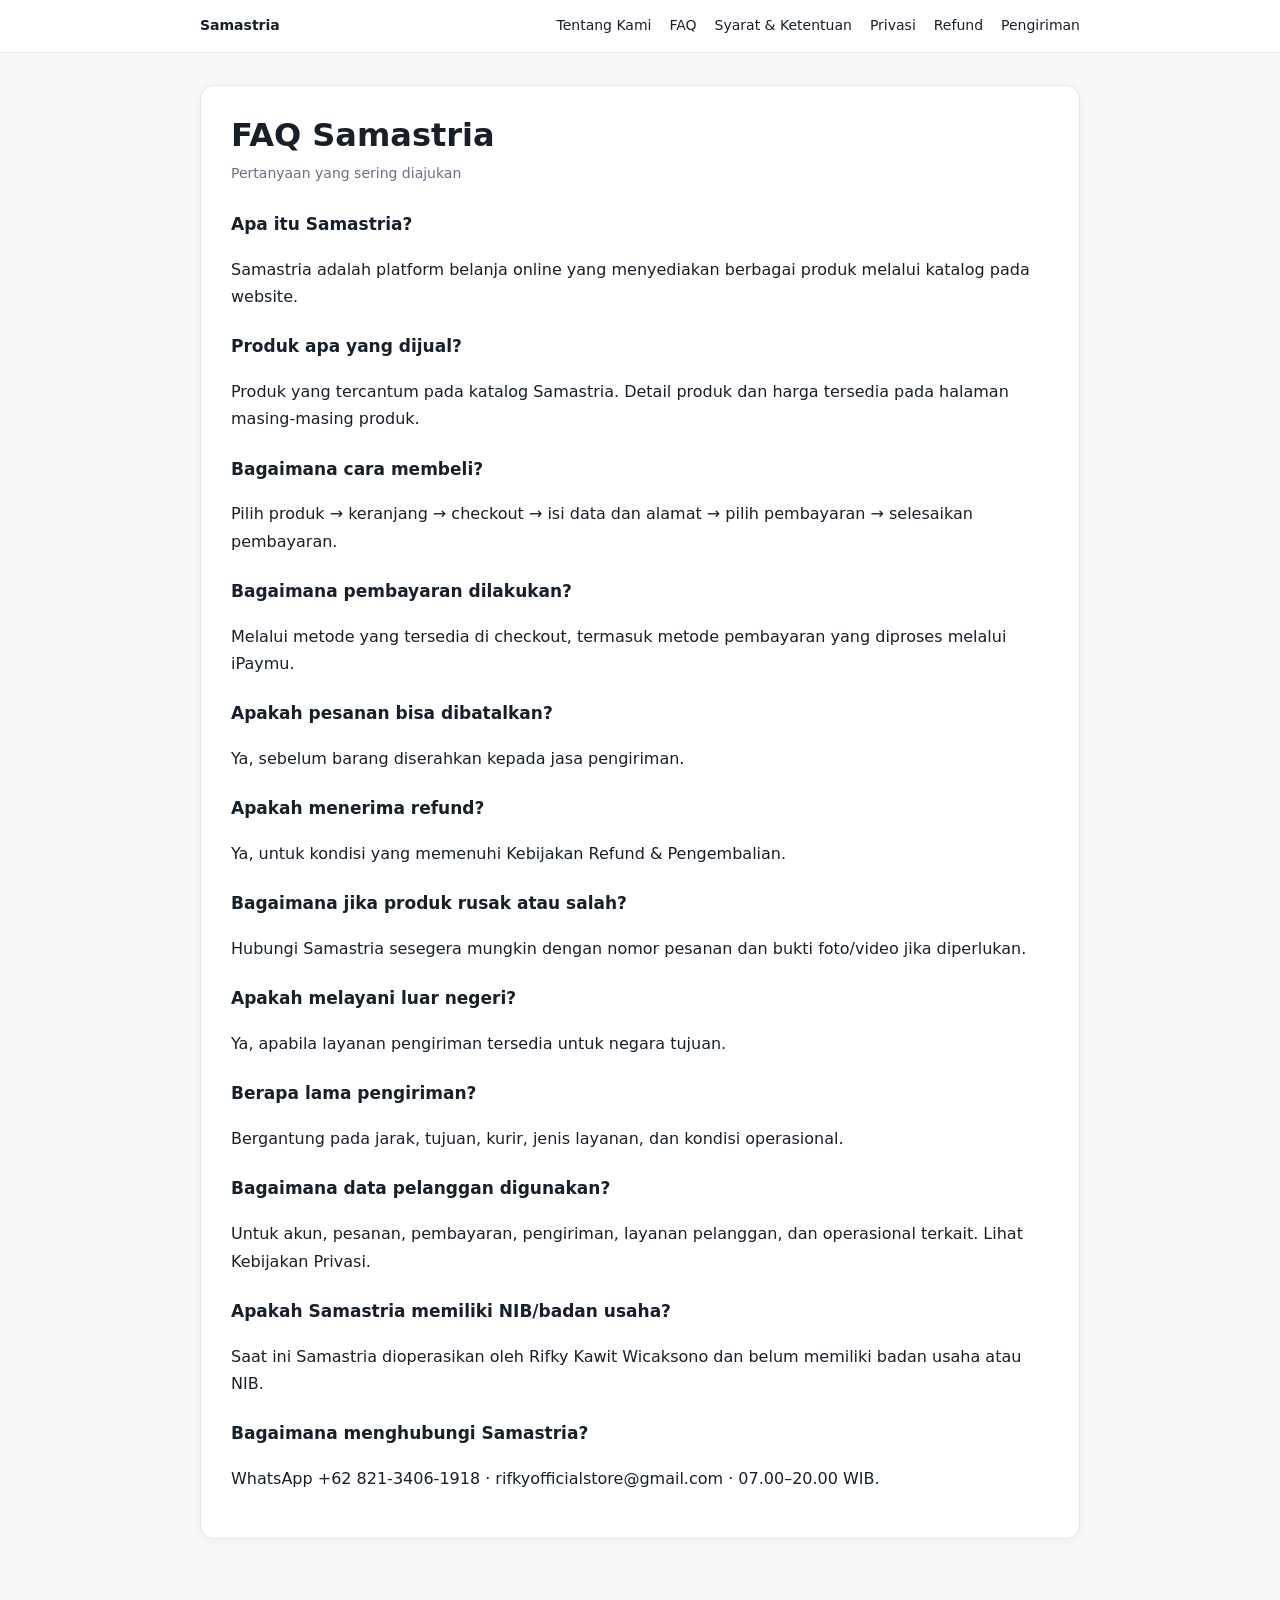
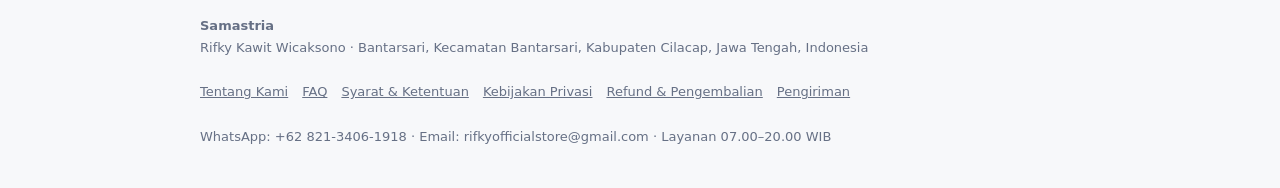
<file: faq.html>
<!doctype html><html lang="id"><head><meta charset="utf-8"><meta name="viewport" content="width=device-width,initial-scale=1"><title>FAQ | Samastria</title><meta name="description" content="FAQ Samastria. Informasi resmi mengenai layanan, transaksi, pengiriman, privasi, dan kebijakan Samastria."><link rel="stylesheet" href="style.css"></head><body><nav class="nav"><div class="navin">
<a class="brand" href="index.html">Samastria</a>
<a href="tentang-kami.html">Tentang Kami</a><a href="faq.html">FAQ</a>
<a href="syarat-ketentuan.html">Syarat & Ketentuan</a><a href="privasi.html">Privasi</a>
<a href="refund.html">Refund</a><a href="pengiriman.html">Pengiriman</a>
</div></nav><main class="container"><article class="card">
<h1>FAQ Samastria</h1><div class="meta">Pertanyaan yang sering diajukan</div>
<h3>Apa itu Samastria?</h3><p>Samastria adalah platform belanja online yang menyediakan berbagai produk melalui katalog pada website.</p>
<h3>Produk apa yang dijual?</h3><p>Produk yang tercantum pada katalog Samastria. Detail produk dan harga tersedia pada halaman masing-masing produk.</p>
<h3>Bagaimana cara membeli?</h3><p>Pilih produk → keranjang → checkout → isi data dan alamat → pilih pembayaran → selesaikan pembayaran.</p>
<h3>Bagaimana pembayaran dilakukan?</h3><p>Melalui metode yang tersedia di checkout, termasuk metode pembayaran yang diproses melalui iPaymu.</p>
<h3>Apakah pesanan bisa dibatalkan?</h3><p>Ya, sebelum barang diserahkan kepada jasa pengiriman.</p>
<h3>Apakah menerima refund?</h3><p>Ya, untuk kondisi yang memenuhi Kebijakan Refund & Pengembalian.</p>
<h3>Bagaimana jika produk rusak atau salah?</h3><p>Hubungi Samastria sesegera mungkin dengan nomor pesanan dan bukti foto/video jika diperlukan.</p>
<h3>Apakah melayani luar negeri?</h3><p>Ya, apabila layanan pengiriman tersedia untuk negara tujuan.</p>
<h3>Berapa lama pengiriman?</h3><p>Bergantung pada jarak, tujuan, kurir, jenis layanan, dan kondisi operasional.</p>
<h3>Bagaimana data pelanggan digunakan?</h3><p>Untuk akun, pesanan, pembayaran, pengiriman, layanan pelanggan, dan operasional terkait. Lihat Kebijakan Privasi.</p>
<h3>Apakah Samastria memiliki NIB/badan usaha?</h3><p>Saat ini Samastria dioperasikan oleh Rifky Kawit Wicaksono dan belum memiliki badan usaha atau NIB.</p>
<h3>Bagaimana menghubungi Samastria?</h3><p>WhatsApp +62 821-3406-1918 · rifkyofficialstore@gmail.com · 07.00–20.00 WIB.</p>
</article></main><footer>
<strong>Samastria</strong><br>Rifky Kawit Wicaksono · Bantarsari, Kecamatan Bantarsari, Kabupaten Cilacap, Jawa Tengah, Indonesia<br><br>
<a href="tentang-kami.html">Tentang Kami</a><a href="faq.html">FAQ</a><a href="syarat-ketentuan.html">Syarat & Ketentuan</a><a href="privasi.html">Kebijakan Privasi</a><a href="refund.html">Refund & Pengembalian</a><a href="pengiriman.html">Pengiriman</a>
<br><br>WhatsApp: +62 821-3406-1918 · Email: rifkyofficialstore@gmail.com · Layanan 07.00–20.00 WIB
</footer></body></html>
</file>
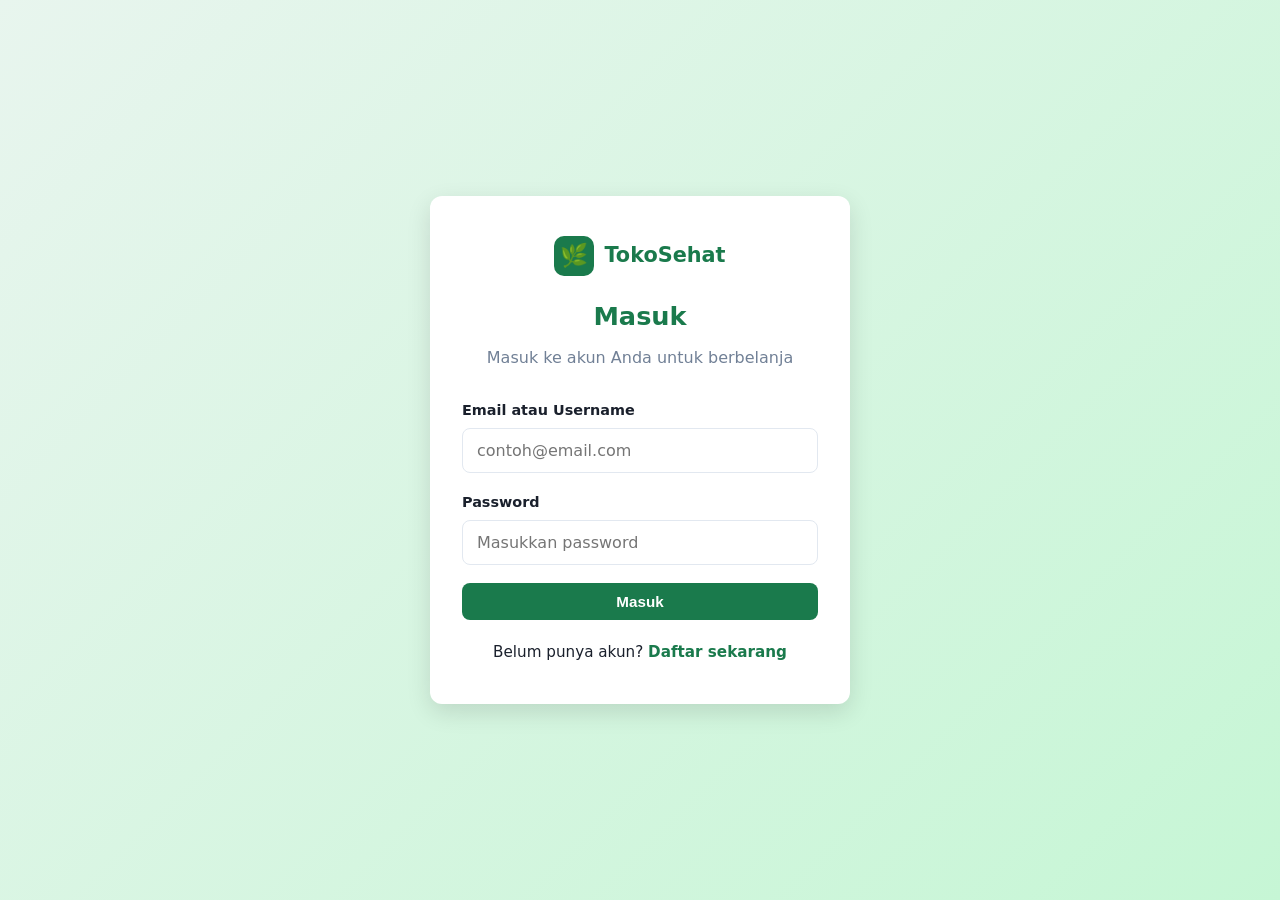
<file: index[1].html>
<!DOCTYPE html>
<html lang="id">
<head>
  <meta charset="UTF-8">
  <meta name="viewport" content="width=device-width, initial-scale=1.0">
  <title>Katalog Produk - Toko Pertanian & Kesehatan</title>
  <style>
    /* ============================================
       RESET & VARIABEL DASAR
       ============================================ */
    * {
      margin: 0;
      padding: 0;
      box-sizing: border-box;
    }

    :root {
      --primary: #1a7a4c;       /* Hijau pertanian */
      --primary-dark: #145c39;
      --primary-light: #e8f5ee;
      --secondary: #2b6cb0;     /* Biru aksen */
      --accent: #f6ad55;        /* Oranye lembut */
      --text: #1a202c;
      --text-light: #718096;
      --bg: #f7fafc;
      --white: #ffffff;
      --border: #e2e8f0;
      --danger: #e53e3e;
      --success: #38a169;
      --shadow: 0 4px 12px rgba(0,0,0,0.08);
      --shadow-hover: 0 8px 24px rgba(0,0,0,0.12);
      --radius: 12px;
      --transition: all 0.25s ease;
    }

    body {
      font-family: 'Segoe UI', system-ui, -apple-system, sans-serif;
      background: var(--bg);
      color: var(--text);
      line-height: 1.6;
      min-height: 100vh;
    }

    /* ============================================
       UTILITAS UMUM
       ============================================ */
    .container {
      max-width: 1200px;
      margin: 0 auto;
      padding: 0 16px;
    }

    .btn {
      display: inline-flex;
      align-items: center;
      justify-content: center;
      gap: 8px;
      padding: 10px 20px;
      border: none;
      border-radius: 8px;
      font-size: 0.95rem;
      font-weight: 600;
      cursor: pointer;
      transition: var(--transition);
      text-decoration: none;
    }

    .btn-primary {
      background: var(--primary);
      color: white;
    }
    .btn-primary:hover {
      background: var(--primary-dark);
      transform: translateY(-1px);
    }

    .btn-secondary {
      background: var(--secondary);
      color: white;
    }
    .btn-secondary:hover {
      background: #2c5282;
    }

    .btn-outline {
      background: transparent;
      border: 2px solid var(--primary);
      color: var(--primary);
    }
    .btn-outline:hover {
      background: var(--primary);
      color: white;
    }

    .btn-danger {
      background: var(--danger);
      color: white;
    }

    .btn-sm {
      padding: 6px 12px;
      font-size: 0.85rem;
    }

    .btn-block {
      width: 100%;
    }

    .hidden {
      display: none !important;
    }

    /* ============================================
       HEADER & NAVIGASI
       ============================================ */
    .header {
      background: var(--white);
      box-shadow: var(--shadow);
      position: sticky;
      top: 0;
      z-index: 1000;
    }

    .header-inner {
      display: flex;
      align-items: center;
      justify-content: space-between;
      padding: 12px 0;
      gap: 16px;
    }

    .logo {
      display: flex;
      align-items: center;
      gap: 10px;
      font-size: 1.3rem;
      font-weight: 700;
      color: var(--primary);
      text-decoration: none;
    }

    .logo-icon {
      width: 40px;
      height: 40px;
      background: var(--primary);
      color: white;
      border-radius: 10px;
      display: flex;
      align-items: center;
      justify-content: center;
      font-size: 1.4rem;
    }

    .nav-menu {
      display: flex;
      align-items: center;
      gap: 8px;
      list-style: none;
    }

    .nav-menu a, .nav-menu button {
      padding: 8px 14px;
      border-radius: 8px;
      color: var(--text);
      text-decoration: none;
      font-weight: 500;
      background: none;
      border: none;
      cursor: pointer;
      font-size: 0.95rem;
      transition: var(--transition);
    }

    .nav-menu a:hover, .nav-menu button:hover {
      background: var(--primary-light);
      color: var(--primary);
    }

    .cart-btn {
      position: relative;
    }

    .cart-count {
      position: absolute;
      top: -4px;
      right: -4px;
      background: var(--danger);
      color: white;
      font-size: 0.7rem;
      font-weight: 700;
      width: 18px;
      height: 18px;
      border-radius: 50%;
      display: flex;
      align-items: center;
      justify-content: center;
    }

    .menu-toggle {
      display: none;
      background: none;
      border: none;
      font-size: 1.5rem;
      cursor: pointer;
      color: var(--text);
    }

    /* ============================================
       HALAMAN LOGIN / DAFTAR
       ============================================ */
    .auth-page {
      min-height: 100vh;
      display: flex;
      align-items: center;
      justify-content: center;
      background: linear-gradient(135deg, var(--primary-light) 0%, #c6f6d5 100%);
      padding: 20px;
    }

    .auth-card {
      background: var(--white);
      border-radius: var(--radius);
      box-shadow: var(--shadow-hover);
      padding: 40px 32px;
      width: 100%;
      max-width: 420px;
    }

    .auth-card h1 {
      text-align: center;
      color: var(--primary);
      margin-bottom: 8px;
      font-size: 1.6rem;
    }

    .auth-card p {
      text-align: center;
      color: var(--text-light);
      margin-bottom: 28px;
    }

    .form-group {
      margin-bottom: 18px;
    }

    .form-group label {
      display: block;
      margin-bottom: 6px;
      font-weight: 600;
      font-size: 0.9rem;
    }

    .form-group input,
    .form-group select,
    .form-group textarea {
      width: 100%;
      padding: 12px 14px;
      border: 1.5px solid var(--border);
      border-radius: 8px;
      font-size: 1rem;
      transition: var(--transition);
      font-family: inherit;
    }

    .form-group input:focus,
    .form-group select:focus,
    .form-group textarea:focus {
      outline: none;
      border-color: var(--primary);
      box-shadow: 0 0 0 3px rgba(26, 122, 76, 0.15);
    }

    .auth-switch {
      text-align: center;
      margin-top: 20px;
      font-size: 0.95rem;
    }

    .auth-switch a {
      color: var(--primary);
      font-weight: 600;
      cursor: pointer;
      text-decoration: none;
    }

    .auth-error {
      background: #fed7d7;
      color: var(--danger);
      padding: 10px 14px;
      border-radius: 8px;
      margin-bottom: 16px;
      font-size: 0.9rem;
      display: none;
    }

    /* ============================================
       BANNER / HERO
       ============================================ */
    .hero {
      background: linear-gradient(135deg, var(--primary) 0%, #2f855a 50%, var(--secondary) 100%);
      color: white;
      padding: 60px 0;
      text-align: center;
      position: relative;
      overflow: hidden;
    }

    .hero::before {
      content: '';
      position: absolute;
      top: -50%;
      right: -20%;
      width: 400px;
      height: 400px;
      background: rgba(255,255,255,0.08);
      border-radius: 50%;
    }

    .hero h1 {
      font-size: 2.2rem;
      margin-bottom: 12px;
      position: relative;
    }

    .hero p {
      font-size: 1.1rem;
      opacity: 0.9;
      max-width: 600px;
      margin: 0 auto 24px;
      position: relative;
    }

    /* ============================================
       KATEGORI
       ============================================ */
    .section {
      padding: 40px 0;
    }

    .section-title {
      font-size: 1.5rem;
      margin-bottom: 24px;
      color: var(--text);
      display: flex;
      align-items: center;
      gap: 10px;
    }

    .section-title::after {
      content: '';
      flex: 1;
      height: 2px;
      background: var(--border);
    }

    .category-grid {
      display: grid;
      grid-template-columns: repeat(auto-fill, minmax(140px, 1fr));
      gap: 16px;
    }

    .category-card {
      background: var(--white);
      border-radius: var(--radius);
      padding: 20px 12px;
      text-align: center;
      cursor: pointer;
      box-shadow: var(--shadow);
      transition: var(--transition);
      border: 2px solid transparent;
    }

    .category-card:hover {
      transform: translateY(-4px);
      box-shadow: var(--shadow-hover);
      border-color: var(--primary);
    }

    .category-card.active {
      border-color: var(--primary);
      background: var(--primary-light);
    }

    .category-icon {
      font-size: 2rem;
      margin-bottom: 8px;
    }

    .category-name {
      font-weight: 600;
      font-size: 0.9rem;
      margin-bottom: 4px;
    }

    .category-count {
      font-size: 0.8rem;
      color: var(--text-light);
    }

    /* ============================================
       FILTER & PENCARIAN
       ============================================ */
    .filter-bar {
      display: flex;
      flex-wrap: wrap;
      gap: 12px;
      margin-bottom: 24px;
      align-items: center;
    }

    .search-box {
      flex: 1;
      min-width: 200px;
      position: relative;
    }

    .search-box input {
      width: 100%;
      padding: 12px 16px 12px 42px;
      border: 1.5px solid var(--border);
      border-radius: 8px;
      font-size: 1rem;
    }

    .search-box::before {
      content: '🔍';
      position: absolute;
      left: 14px;
      top: 50%;
      transform: translateY(-50%);
      font-size: 1rem;
    }

    .filter-select {
      padding: 12px 16px;
      border: 1.5px solid var(--border);
      border-radius: 8px;
      font-size: 0.95rem;
      background: white;
      cursor: pointer;
      min-width: 160px;
    }

    /* ============================================
       KARTU PRODUK
       ============================================ */
    .product-grid {
      display: grid;
      grid-template-columns: repeat(auto-fill, minmax(260px, 1fr));
      gap: 24px;
    }

    .product-card {
      background: var(--white);
      border-radius: var(--radius);
      overflow: hidden;
      box-shadow: var(--shadow);
      transition: var(--transition);
      display: flex;
      flex-direction: column;
    }

    .product-card:hover {
      transform: translateY(-6px);
      box-shadow: var(--shadow-hover);
    }

    .product-img {
      width: 100%;
      height: 200px;
      object-fit: cover;
      background: #edf2f7;
    }

    .product-body {
      padding: 16px;
      flex: 1;
      display: flex;
      flex-direction: column;
    }

    .product-category {
      font-size: 0.75rem;
      color: var(--primary);
      font-weight: 600;
      text-transform: uppercase;
      letter-spacing: 0.5px;
      margin-bottom: 4px;
    }

    .product-name {
      font-size: 1.05rem;
      font-weight: 700;
      margin-bottom: 6px;
      line-height: 1.3;
    }

    .product-desc {
      font-size: 0.85rem;
      color: var(--text-light);
      margin-bottom: 12px;
      flex: 1;
      display: -webkit-box;
      -webkit-line-clamp: 2;
      -webkit-box-orient: vertical;
      overflow: hidden;
    }

    .product-price {
      font-size: 1.2rem;
      font-weight: 700;
      color: var(--primary);
      margin-bottom: 8px;
    }

    .product-meta {
      display: flex;
      justify-content: space-between;
      align-items: center;
      font-size: 0.8rem;
      color: var(--text-light);
      margin-bottom: 12px;
    }

    .stock-badge {
      padding: 2px 8px;
      border-radius: 20px;
      font-size: 0.75rem;
      font-weight: 600;
    }

    .stock-ready {
      background: #c6f6d5;
      color: var(--success);
    }

    .stock-low {
      background: #feebc8;
      color: #c05621;
    }

    .stock-out {
      background: #fed7d7;
      color: var(--danger);
    }

    .product-actions {
      display: flex;
      gap: 8px;
    }

    .product-actions .btn {
      flex: 1;
      padding: 10px;
      font-size: 0.85rem;
    }

    /* ============================================
       DETAIL PRODUK
       ============================================ */
    .product-detail {
      display: grid;
      grid-template-columns: 1fr 1fr;
      gap: 40px;
      background: var(--white);
      border-radius: var(--radius);
      padding: 32px;
      box-shadow: var(--shadow);
    }

    .detail-img {
      width: 100%;
      border-radius: var(--radius);
      object-fit: cover;
      max-height: 400px;
      background: #edf2f7;
    }

    .detail-info h1 {
      font-size: 1.6rem;
      margin-bottom: 8px;
    }

    .detail-price {
      font-size: 1.8rem;
      font-weight: 700;
      color: var(--primary);
      margin: 12px 0;
    }

    .detail-section {
      margin: 20px 0;
    }

    .detail-section h3 {
      font-size: 1rem;
      margin-bottom: 6px;
      color: var(--primary);
    }

    .qty-control {
      display: flex;
      align-items: center;
      gap: 12px;
      margin: 16px 0;
    }

    .qty-control button {
      width: 36px;
      height: 36px;
      border: 1.5px solid var(--border);
      background: white;
      border-radius: 8px;
      font-size: 1.2rem;
      cursor: pointer;
      transition: var(--transition);
    }

    .qty-control button:hover {
      background: var(--primary-light);
      border-color: var(--primary);
    }

    .qty-control span {
      font-size: 1.2rem;
      font-weight: 600;
      min-width: 30px;
      text-align: center;
    }

    /* ============================================
       KERANJANG
       ============================================ */
    .cart-table {
      width: 100%;
      background: var(--white);
      border-radius: var(--radius);
      overflow: hidden;
      box-shadow: var(--shadow);
    }

    .cart-item {
      display: grid;
      grid-template-columns: 80px 1fr auto auto auto;
      gap: 16px;
      align-items: center;
      padding: 16px;
      border-bottom: 1px solid var(--border);
    }

    .cart-item:last-child {
      border-bottom: none;
    }

    .cart-item img {
      width: 80px;
      height: 80px;
      object-fit: cover;
      border-radius: 8px;
    }

    .cart-item-name {
      font-weight: 600;
    }

    .cart-item-price {
      color: var(--primary);
      font-weight: 600;
    }

    .cart-summary {
      background: var(--white);
      border-radius: var(--radius);
      padding: 24px;
      box-shadow: var(--shadow);
      margin-top: 24px;
    }

    .cart-summary-row {
      display: flex;
      justify-content: space-between;
      margin-bottom: 12px;
      font-size: 1rem;
    }

    .cart-summary-row.total {
      font-size: 1.3rem;
      font-weight: 700;
      color: var(--primary);
      border-top: 2px solid var(--border);
      padding-top: 12px;
      margin-top: 12px;
    }

    /* ============================================
       CHECKOUT & PEMBAYARAN
       ============================================ */
    .checkout-grid {
      display: grid;
      grid-template-columns: 1fr 1fr;
      gap: 32px;
    }

    .checkout-form,
    .order-summary {
      background: var(--white);
      border-radius: var(--radius);
      padding: 28px;
      box-shadow: var(--shadow);
    }

    .order-summary h3 {
      margin-bottom: 16px;
      color: var(--primary);
    }

    .summary-item {
      display: flex;
      justify-content: space-between;
      padding: 8px 0;
      border-bottom: 1px dashed var(--border);
      font-size: 0.9rem;
    }

    .payment-info {
      background: var(--primary-light);
      border-radius: var(--radius);
      padding: 24px;
      margin-top: 20px;
      text-align: center;
    }

    .payment-info .bank-name {
      font-size: 1.3rem;
      font-weight: 700;
      color: var(--primary);
    }

    .payment-info .account-number {
      font-size: 1.5rem;
      font-weight: 700;
      letter-spacing: 2px;
      margin: 12px 0;
      background: white;
      padding: 12px;
      border-radius: 8px;
      display: inline-block;
    }

    /* ============================================
       RIWAYAT PESANAN
       ============================================ */
    .order-card {
      background: var(--white);
      border-radius: var(--radius);
      padding: 20px;
      box-shadow: var(--shadow);
      margin-bottom: 16px;
    }

    .order-header {
      display: flex;
      justify-content: space-between;
      align-items: center;
      margin-bottom: 12px;
      flex-wrap: wrap;
      gap: 8px;
    }

    .order-status {
      padding: 4px 12px;
      border-radius: 20px;
      font-size: 0.8rem;
      font-weight: 600;
    }

    .status-menunggu { background: #feebc8; color: #c05621; }
    .status-dikonfirmasi { background: #bee3f8; color: #2b6cb0; }
    .status-diproses { background: #c6f6d5; color: #276749; }
    .status-selesai { background: #e2e8f0; color: #4a5568; }

    /* ============================================
       NOTIFIKASI TOAST
       ============================================ */
    .toast {
      position: fixed;
      bottom: 24px;
      right: 24px;
      background: var(--text);
      color: white;
      padding: 14px 24px;
      border-radius: 10px;
      box-shadow: var(--shadow-hover);
      z-index: 9999;
      transform: translateY(100px);
      opacity: 0;
      transition: var(--transition);
      max-width: 320px;
    }

    .toast.show {
      transform: translateY(0);
      opacity: 1;
    }

    .toast.success { background: var(--success); }
    .toast.error { background: var(--danger); }

    /* ============================================
       BACK TO TOP
       ============================================ */
    .back-to-top {
      position: fixed;
      bottom: 24px;
      left: 24px;
      width: 48px;
      height: 48px;
      background: var(--primary);
      color: white;
      border: none;
      border-radius: 50%;
      font-size: 1.3rem;
      cursor: pointer;
      box-shadow: var(--shadow);
      opacity: 0;
      visibility: hidden;
      transition: var(--transition);
      z-index: 999;
    }

    .back-to-top.show {
      opacity: 1;
      visibility: visible;
    }

    .back-to-top:hover {
      background: var(--primary-dark);
      transform: scale(1.1);
    }

    /* ============================================
       EMPTY STATE
       ============================================ */
    .empty-state {
      text-align: center;
      padding: 60px 20px;
      color: var(--text-light);
    }

    .empty-state .icon {
      font-size: 4rem;
      margin-bottom: 16px;
    }

    /* ============================================
       FOOTER
       ============================================ */
    .footer {
      background: var(--text);
      color: #a0aec0;
      padding: 40px 0 20px;
      margin-top: 60px;
    }

    .footer-inner {
      display: grid;
      grid-template-columns: repeat(auto-fit, minmax(200px, 1fr));
      gap: 32px;
      margin-bottom: 24px;
    }

    .footer h4 {
      color: white;
      margin-bottom: 12px;
    }

    .footer a {
      color: #a0aec0;
      text-decoration: none;
      display: block;
      margin-bottom: 6px;
      font-size: 0.9rem;
    }

    .footer a:hover {
      color: white;
    }

    .footer-bottom {
      text-align: center;
      padding-top: 20px;
      border-top: 1px solid #2d3748;
      font-size: 0.85rem;
    }

    /* ============================================
       RESPONSIVE
       ============================================ */
    @media (max-width: 768px) {
      .menu-toggle {
        display: block;
      }

      .nav-menu {
        display: none;
        position: absolute;
        top: 100%;
        left: 0;
        right: 0;
        background: white;
        flex-direction: column;
        padding: 16px;
        box-shadow: var(--shadow);
      }

      .nav-menu.open {
        display: flex;
      }

      .hero h1 {
        font-size: 1.6rem;
      }

      .product-detail {
        grid-template-columns: 1fr;
      }

      .checkout-grid {
        grid-template-columns: 1fr;
      }

      .cart-item {
        grid-template-columns: 60px 1fr;
        gap: 12px;
      }

      .cart-item .qty-control,
      .cart-item .cart-item-price,
      .cart-item .btn-danger {
        grid-column: 2;
      }

      .category-grid {
        grid-template-columns: repeat(auto-fill, minmax(110px, 1fr));
      }

      .filter-bar {
        flex-direction: column;
        align-items: stretch;
      }
    }
  </style>
</head>
<body>

  <!-- ============================================
       HALAMAN LOGIN / DAFTAR
       ============================================ -->
  <div id="authPage" class="auth-page">
    <div class="auth-card">
      <div class="logo" style="justify-content:center;margin-bottom:20px;">
        <div class="logo-icon">🌿</div>
        <span>TokoSehat</span>
      </div>
      <h1 id="authTitle">Masuk</h1>
      <p id="authSubtitle">Masuk ke akun Anda untuk berbelanja</p>

      <div class="auth-error" id="authError"></div>

      <!-- Form Login -->
      <form id="loginForm">
        <div class="form-group">
          <label for="loginEmail">Email atau Username</label>
          <input type="text" id="loginEmail" placeholder="contoh@email.com" required>
        </div>
        <div class="form-group">
          <label for="loginPassword">Password</label>
          <input type="password" id="loginPassword" placeholder="Masukkan password" required>
        </div>
        <button type="submit" class="btn btn-primary btn-block">Masuk</button>
      </form>

      <!-- Form Daftar (tersembunyi default) -->
      <form id="registerForm" class="hidden">
        <div class="form-group">
          <label for="regName">Nama Lengkap</label>
          <input type="text" id="regName" placeholder="Nama Anda" required>
        </div>
        <div class="form-group">
          <label for="regEmail">Email</label>
          <input type="email" id="regEmail" placeholder="contoh@email.com" required>
        </div>
        <div class="form-group">
          <label for="regUsername">Username</label>
          <input type="text" id="regUsername" placeholder="username" required>
        </div>
        <div class="form-group">
          <label for="regPassword">Password</label>
          <input type="password" id="regPassword" placeholder="Minimal 6 karakter" required minlength="6">
        </div>
        <button type="submit" class="btn btn-primary btn-block">Daftar Akun</button>
      </form>

      <div class="auth-switch">
        <span id="authSwitchText">Belum punya akun?</span>
        <a id="authSwitchBtn">Daftar sekarang</a>
      </div>
    </div>
  </div>

  <!-- ============================================
       APLIKASI UTAMA (setelah login)
       ============================================ -->
  <div id="app" class="hidden">

    <!-- HEADER -->
    <header class="header">
      <div class="container header-inner">
        <a href="#" class="logo" onclick="showPage('home'); return false;">
          <div class="logo-icon">🌿</div>
          <span>TokoSehat</span>
        </a>

        <button class="menu-toggle" id="menuToggle" aria-label="Menu">☰</button>

        <nav>
          <ul class="nav-menu" id="navMenu">
            <li><a href="#" onclick="showPage('home'); return false;">Beranda</a></li>
            <li><a href="#" onclick="showPage('katalog'); return false;">Katalog</a></li>
            <li><a href="#" onclick="showPage('orders'); return false;">Pesanan</a></li>
            <li>
              <button class="cart-btn" onclick="showPage('cart')">
                🛒 Keranjang
                <span class="cart-count hidden" id="cartCount">0</span>
              </button>
            </li>
            <li><button onclick="logout()">Keluar</button></li>
          </ul>
        </nav>
      </div>
    </header>

    <!-- HALAMAN BERANDA -->
    <div id="page-home">
      <section class="hero">
        <div class="container">
          <h1>Katalog Produk Pertanian & Kesehatan</h1>
          <p>Temukan produk berkualitas untuk kebutuhan pertanian, kesehatan, kosmetik, dan berbagai kebutuhan rumah tangga Anda.</p>
          <button class="btn btn-primary" style="background:white;color:var(--primary);" onclick="showPage('katalog')">
            Lihat Semua Produk
          </button>
        </div>
      </section>

      <section class="section">
        <div class="container">
          <h2 class="section-title">Kategori Produk</h2>
          <div class="category-grid" id="homeCategories"></div>
        </div>
      </section>

      <section class="section" style="padding-top:0;">
        <div class="container">
          <h2 class="section-title">🔥 Produk Terlaris</h2>
          <div class="product-grid" id="bestSellerGrid"></div>
        </div>
      </section>
    </div>

    <!-- HALAMAN KATALOG -->
    <div id="page-katalog" class="hidden">
      <section class="section">
        <div class="container">
          <h2 class="section-title">Katalog Produk</h2>

          <div class="filter-bar">
            <div class="search-box">
              <input type="text" id="searchInput" placeholder="Cari produk..." oninput="filterProducts()">
            </div>
            <select class="filter-select" id="categoryFilter" onchange="filterProducts()">
              <option value="">Semua Kategori</option>
            </select>
            <select class="filter-select" id="sortFilter" onchange="filterProducts()">
              <option value="terlaris">Produk Terlaris</option>
              <option value="harga-asc">Harga Termurah</option>
              <option value="harga-desc">Harga Tertinggi</option>
              <option value="nama">Nama Produk (A-Z)</option>
            </select>
          </div>

          <div class="product-grid" id="productGrid"></div>
          <div class="empty-state hidden" id="noProductMsg">
            <div class="icon">🔍</div>
            <h3>Produk tidak ditemukan</h3>
            <p>Coba kata kunci atau filter yang berbeda.</p>
          </div>
        </div>
      </section>
    </div>

    <!-- HALAMAN DETAIL PRODUK -->
    <div id="page-detail" class="hidden">
      <section class="section">
        <div class="container">
          <button class="btn btn-outline btn-sm" onclick="showPage('katalog')" style="margin-bottom:20px;">← Kembali ke Katalog</button>
          <div class="product-detail" id="productDetailContent"></div>
        </div>
      </section>
    </div>

    <!-- HALAMAN KERANJANG -->
    <div id="page-cart" class="hidden">
      <section class="section">
        <div class="container">
          <h2 class="section-title">Keranjang Belanja</h2>
          <div id="cartContent"></div>
        </div>
      </section>
    </div>

    <!-- HALAMAN CHECKOUT -->
    <div id="page-checkout" class="hidden">
      <section class="section">
        <div class="container">
          <h2 class="section-title">Checkout</h2>
          <div class="checkout-grid">
            <div class="checkout-form">
              <h3 style="margin-bottom:20px;">Data Pengiriman</h3>
              <form id="checkoutForm">
                <div class="form-group">
                  <label for="checkoutName">Nama Lengkap *</label>
                  <input type="text" id="checkoutName" required>
                </div>
                <div class="form-group">
                  <label for="checkoutWhatsapp">Nomor WhatsApp *</label>
                  <input type="tel" id="checkoutWhatsapp" placeholder="08xxxxxxxxxx" required>
                </div>
                <div class="form-group">
                  <label for="checkoutAddress">Alamat Lengkap *</label>
                  <textarea id="checkoutAddress" rows="3" required></textarea>
                </div>
                <div class="form-group">
                  <label for="checkoutRegion">Wilayah Tujuan *</label>
                  <select id="checkoutRegion" required onchange="updateShippingCost()">
                    <option value="">-- Pilih Wilayah --</option>
                  </select>
                </div>
                <div class="form-group">
                  <label for="checkoutNote">Catatan Pesanan</label>
                  <textarea id="checkoutNote" rows="2" placeholder="Opsional"></textarea>
                </div>
                <button type="submit" class="btn btn-primary btn-block">Lanjutkan ke Pembayaran</button>
              </form>
            </div>
            <div class="order-summary" id="checkoutSummary">
              <!-- Diisi oleh JS -->
            </div>
          </div>
        </div>
      </section>
    </div>

    <!-- HALAMAN PEMBAYARAN -->
    <div id="page-payment" class="hidden">
      <section class="section">
        <div class="container" style="max-width:600px;">
          <h2 class="section-title">Pembayaran Transfer Bank</h2>
          <div class="payment-info" id="paymentInfo">
            <!-- Diisi oleh JS -->
          </div>
          <div style="display:flex;gap:12px;margin-top:24px;flex-wrap:wrap;">
            <button class="btn btn-primary" onclick="copyAccountNumber()">📋 Salin Nomor Rekening</button>
            <button class="btn btn-secondary" onclick="confirmPayment()">✅ Konfirmasi Pembayaran</button>
            <button class="btn btn-outline" onclick="showPage('home')">🛒 Kembali Berbelanja</button>
          </div>
        </div>
      </section>
    </div>

    <!-- HALAMAN RIWAYAT PESANAN -->
    <div id="page-orders" class="hidden">
      <section class="section">
        <div class="container">
          <h2 class="section-title">Riwayat Pesanan</h2>
          <div id="ordersContent"></div>
        </div>
      </section>
    </div>

    <!-- FOOTER -->
    <footer class="footer">
      <div class="container">
        <div class="footer-inner">
          <div>
            <h4>🌿 TokoSehat</h4>
            <p style="font-size:0.9rem;">Katalog produk pertanian, kesehatan, dan kebutuhan rumah tangga berkualitas.</p>
          </div>
          <div>
            <h4>Menu</h4>
            <a href="#" onclick="showPage('home');return false;">Beranda</a>
            <a href="#" onclick="showPage('katalog');return false;">Katalog</a>
            <a href="#" onclick="showPage('orders');return false;">Pesanan Saya</a>
          </div>
          <div>
            <h4>Kontak</h4>
            <a href="#">WhatsApp: 08xx-xxxx-xxxx</a>
            <a href="#">Email: info@tokosehat.id</a>
          </div>
        </div>
        <div class="footer-bottom">
          &copy; 2025 TokoSehat. Dibuat dengan ❤️ untuk kemudahan belanja.
        </div>
      </div>
    </footer>
  </div>

  <!-- TOAST NOTIFIKASI -->
  <div class="toast" id="toast"></div>

  <!-- TOMBOL KEMBALI KE ATAS -->
  <button class="back-to-top" id="backToTop" onclick="window.scrollTo({top:0,behavior:'smooth'})">↑</button>

  <script>
    /* ============================================================
       KONFIGURASI YANG MUDAH DIEDIT
       ============================================================ */

    // --- Informasi Rekening Bank (GANTI sesuai kebutuhan) ---
    const BANK_INFO = {
      bankName: "Bank BCA",
      accountName: "Toko Sehat Indonesia",
      accountNumber: "1234567890"   // <-- Ganti nomor rekening di sini
    };

    // --- Data Wilayah & Tarif Pengiriman ---
    // CATATAN: Data di bawah ini adalah CONTOH/PLACEHOLDER.
    // Ganti dengan data resmi dari buku tarif wilayah Anda.
    // Rumus: Biaya Pengiriman = Tarif Dasar + (Jarak Tempuh × Tarif per Kilometer)
    const WILAYAH_DATA = [
      { nama: "Kota Pusat", jarakKm: 5, tarifDasar: 10000, tarifPerKm: 1500, biayaTambahan: 0 },
      { nama: "Kabupaten Utara", jarakKm: 15, tarifDasar: 15000, tarifPerKm: 2000, biayaTambahan: 0 },
      { nama: "Kabupaten Selatan", jarakKm: 25, tarifDasar: 15000, tarifPerKm: 2000, biayaTambahan: 5000 },
      { nama: "Kabupaten Timur", jarakKm: 40, tarifDasar: 20000, tarifPerKm: 2500, biayaTambahan: 0 },
      { nama: "Kabupaten Barat", jarakKm: 35, tarifDasar: 20000, tarifPerKm: 2500, biayaTambahan: 3000 },
      { nama: "Luar Provinsi", jarakKm: 80, tarifDasar: 30000, tarifPerKm: 3000, biayaTambahan: 10000 }
      // Tambahkan wilayah baru di sini dengan format yang sama
    ];

    // --- Kategori Produk (urutan sesuai permintaan) ---
    const KATEGORI_LIST = [
      { id: "kosmetik", nama: "KOSMETIK", icon: "💄" },
      { id: "kesehatan", nama: "KESEHATAN", icon: "💊" },
      { id: "pertanian", nama: "PERTANIAN", icon: "🌾" },
      { id: "homecare", nama: "HOME CARE", icon: "🏠" },
      { id: "perikanan", nama: "PERIKANAN", icon: "🐟" },
      { id: "teknologi", nama: "INOVASI TEKNOLOGI", icon: "💡" },
      { id: "peternakan", nama: "PETERNAKAN", icon: "🐄" },
      { id: "lainlain", nama: "LAIN-LAIN", icon: "📦" }
    ];

    /* ============================================================
       DATA PRODUK
       ============================================================
       Cara menambah produk baru:
       1. Salin salah satu objek di bawah
       2. Ubah id (harus unik), nama, kategori, harga, dll.
       3. Untuk gambar, gunakan URL gambar online atau path lokal
       ============================================================ */
    const PRODUCTS = [
      // === KOSMETIK ===
      {
        id: 1,
        nama: "Sabun Herbal Aloe Vera",
        kategori: "kosmetik",
        harga: 25000,
        deskripsi: "Sabun alami berbahan aloe vera untuk kulit lembut dan sehat.",
        deskripsiLengkap: "Sabun herbal dengan ekstrak aloe vera murni. Membersihkan tanpa membuat kulit kering. Cocok untuk semua jenis kulit.",
        manfaat: "Melembabkan kulit, mengurangi iritasi, menjaga kelembapan alami.",
        caraPakai: "Basahi wajah/tubuh, oleskan sabun, busakan, lalu bilas.",
        gambar: "https://images.unsplash.com/photo-1556228578-0d85b1a4d571?w=400&h=300&fit=crop",
        stok: 50,
        jumlahTerjual: 120,
        status: "tersedia"
      },
      {
        id: 2,
        nama: "Serum Vitamin C",
        kategori: "kosmetik",
        harga: 89000,
        deskripsi: "Serum pencerah wajah dengan vitamin C stabil.",
        deskripsiLengkap: "Serum wajah konsentrasi tinggi yang membantu mencerahkan dan meratakan warna kulit.",
        manfaat: "Mencerahkan, antioksidan, mengurangi noda hitam.",
        caraPakai: "Teteskan 3-4 tetes ke wajah setelah cleanser, pagi dan malam.",
        gambar: "https://images.unsplash.com/photo-1620916560066-54f7680294bb?w=400&h=300&fit=crop",
        stok: 30,
        jumlahTerjual: 95,
        status: "tersedia"
      },
      // === KESEHATAN ===
      {
        id: 3,
        nama: "Madu Hutan Murni 500g",
        kategori: "kesehatan",
        harga: 75000,
        deskripsi: "Madu hutan alami tanpa campuran gula.",
        deskripsiLengkap: "Madu hasil panen dari hutan tropis, murni 100% tanpa pengawet.",
        manfaat: "Meningkatkan daya tahan tubuh, sumber energi alami, baik untuk tenggorokan.",
        caraPakai: "1-2 sendok makan per hari, bisa dicampur air hangat.",
        gambar: "https://images.unsplash.com/photo-1587049352846-4a222e784d38?w=400&h=300&fit=crop",
        stok: 40,
        jumlahTerjual: 200,
        status: "tersedia"
      },
      {
        id: 4,
        nama: "Kapsul Kunyit Putih",
        kategori: "kesehatan",
        harga: 55000,
        deskripsi: "Suplemen herbal kunyit putih untuk kesehatan tubuh.",
        deskripsiLengkap: "Kapsul ekstrak kunyit putih yang membantu menjaga kesehatan pencernaan dan imunitas.",
        manfaat: "Antioksidan, mendukung pencernaan, menjaga stamina.",
        caraPakai: "2 kapsul sehari setelah makan.",
        gambar: "https://images.unsplash.com/photo-1584308666744-24d5c474f2ae?w=400&h=300&fit=crop",
        stok: 60,
        jumlahTerjual: 150,
        status: "tersedia"
      },
      // === PERTANIAN ===
      {
        id: 5,
        nama: "Pupuk Organik Cair 1L",
        kategori: "pertanian",
        harga: 45000,
        deskripsi: "Pupuk organik cair ramah lingkungan untuk tanaman.",
        deskripsiLengkap: "Pupuk cair berbasis bahan organik yang menyuburkan tanah dan meningkatkan hasil panen.",
        manfaat: "Menyuburkan tanah, meningkatkan pertumbuhan tanaman, ramah lingkungan.",
        caraPakai: "Campurkan 10ml per liter air, semprotkan ke daun atau siram ke tanah.",
        gambar: "https://images.unsplash.com/photo-1416879595882-3373a0480b5b?w=400&h=300&fit=crop",
        stok: 80,
        jumlahTerjual: 180,
        status: "tersedia"
      },
      {
        id: 6,
        nama: "Benih Cabai Hibrida",
        kategori: "pertanian",
        harga: 15000,
        deskripsi: "Benih cabai unggul tahan hama, hasil tinggi.",
        deskripsiLengkap: "Benih cabai hibrida F1 dengan daya tumbuh tinggi dan tahan terhadap penyakit umum.",
        manfaat: "Hasil panen melimpah, tahan hama, cocok dataran rendah-sedang.",
        caraPakai: "Semai di media tanam, pindah tanam setelah 3-4 minggu.",
        gambar: "https://images.unsplash.com/photo-1592924357228-91a4daadcfea?w=400&h=300&fit=crop",
        stok: 100,
        jumlahTerjual: 90,
        status: "tersedia"
      },
      // === HOME CARE ===
      {
        id: 7,
        nama: "Pembersih Lantai Herbal",
        kategori: "homecare",
        harga: 32000,
        deskripsi: "Pembersih lantai alami aroma segar.",
        deskripsiLengkap: "Cairan pembersih lantai berbahan herbal, efektif membersihkan tanpa bahan kimia berbahaya.",
        manfaat: "Membersihkan noda, memberi aroma segar, aman untuk anak & hewan.",
        caraPakai: "Campur 1 tutup botol ke 5 liter air, lap lantai.",
        gambar: "https://images.unsplash.com/photo-1563453392212-326f5e854473?w=400&h=300&fit=crop",
        stok: 45,
        jumlahTerjual: 70,
        status: "tersedia"
      },
      {
        id: 8,
        nama: "Sabun Cuci Piring Natural",
        kategori: "homecare",
        harga: 18000,
        deskripsi: "Sabun cuci piring ramah lingkungan.",
        deskripsiLengkap: "Formula alami yang membersihkan lemak dan kotoran dengan mudah.",
        manfaat: "Efektif menghilangkan lemak, lembut di tangan, biodegradable.",
        caraPakai: "Tuang sedikit ke spons basah, cuci piring seperti biasa.",
        gambar: "https://images.unsplash.com/photo-1610557892470-55d9e80c0bce?w=400&h=300&fit=crop",
        stok: 70,
        jumlahTerjual: 110,
        status: "tersedia"
      },
      // === PERIKANAN ===
      {
        id: 9,
        nama: "Pakan Ikan Lele Premium 5kg",
        kategori: "perikanan",
        harga: 95000,
        deskripsi: "Pakan pelet berkualitas tinggi untuk lele.",
        deskripsiLengkap: "Pakan ikan lele dengan kandungan protein optimal untuk pertumbuhan cepat.",
        manfaat: "Pertumbuhan cepat, daya cerna tinggi, mengurangi limbah air.",
        caraPakai: "Berikan 2-3% dari bobot ikan per hari, bagi 2-3 kali pemberian.",
        gambar: "https://images.unsplash.com/photo-1544947950-fa07a98d237f?w=400&h=300&fit=crop",
        stok: 35,
        jumlahTerjual: 85,
        status: "tersedia"
      },
      {
        id: 10,
        nama: "Probiotik Kolam Ikan",
        kategori: "perikanan",
        harga: 40000,
        deskripsi: "Probiotik untuk menjaga kualitas air kolam.",
        deskripsiLengkap: "Campuran probiotik yang menyeimbangkan mikroorganisme di kolam ikan.",
        manfaat: "Menjaga kualitas air, mengurangi amonia, meningkatkan kesehatan ikan.",
        caraPakai: "Larutkan sesuai dosis, tebar merata ke kolam seminggu sekali.",
        gambar: "https://images.unsplash.com/photo-1535591273668-554a5d10dd39?w=400&h=300&fit=crop",
        stok: 50,
        jumlahTerjual: 60,
        status: "tersedia"
      },
      // === INOVASI TEKNOLOGI ===
      {
        id: 11,
        nama: "Sensor Kelembaban Tanah IoT",
        kategori: "teknologi",
        harga: 175000,
        deskripsi: "Sensor pintar untuk monitoring kelembaban tanah.",
        deskripsiLengkap: "Perangkat IoT yang mengukur kelembaban dan suhu tanah, terhubung ke smartphone.",
        manfaat: "Hemat air, pantau tanaman real-time, cocok pertanian modern.",
        caraPakai: "Tancapkan sensor ke tanah, hubungkan via aplikasi Bluetooth.",
        gambar: "https://images.unsplash.com/photo-1581091226825-a6a2a5aee158?w=400&h=300&fit=crop",
        stok: 20,
        jumlahTerjual: 45,
        status: "tersedia"
      },
      {
        id: 12,
        nama: "Lampu UV Sterilisasi",
        kategori: "teknologi",
        harga: 220000,
        deskripsi: "Lampu UV untuk sterilisasi ruang & peralatan.",
        deskripsiLengkap: "Lampu ultraviolet yang membunuh bakteri dan virus secara efektif.",
        manfaat: "Sterilisasi cepat, tanpa bahan kimia, hemat energi.",
        caraPakai: "Nyalakan di ruangan tertutup 15-30 menit, hindari paparan langsung.",
        gambar: "https://images.unsplash.com/photo-1558618666-fcd25c85cd64?w=400&h=300&fit=crop",
        stok: 15,
        jumlahTerjual: 30,
        status: "tersedia"
      },
      // === PETERNAKAN ===
      {
        id: 13,
        nama: "Pakan Ayam Petelur 10kg",
        kategori: "peternakan",
        harga: 120000,
        deskripsi: "Pakan lengkap untuk ayam petelur produktif.",
        deskripsiLengkap: "Formula pakan seimbang dengan protein, kalsium, dan vitamin untuk produksi telur optimal.",
        manfaat: "Meningkatkan produksi telur, kualitas cangkang lebih baik, ayam lebih sehat.",
        caraPakai: "Berikan sesuai umur ayam, sediakan air minum selalu.",
        gambar: "https://images.unsplash.com/photo-1548550023-2bdb3ffd6930?w=400&h=300&fit=crop",
        stok: 40,
        jumlahTerjual: 75,
        status: "tersedia"
      },
      {
        id: 14,
        nama: "Vitamin Ternak Multivitamin",
        kategori: "peternakan",
        harga: 35000,
        deskripsi: "Suplemen vitamin untuk ternak ruminansia & unggas.",
        deskripsiLengkap: "Multivitamin larut air yang mendukung pertumbuhan dan daya tahan ternak.",
        manfaat: "Meningkatkan nafsu makan, mencegah defisiensi vitamin, mendukung pertumbuhan.",
        caraPakai: "Campurkan ke air minum sesuai dosis pada kemasan.",
        gambar: "https://images.unsplash.com/photo-1516467508483-a7212febe31a?w=400&h=300&fit=crop",
        stok: 55,
        jumlahTerjual: 55,
        status: "tersedia"
      },
      // === LAIN-LAIN ===
      {
        id: 15,
        nama: "Tas Belanja Ramah Lingkungan",
        kategori: "lainlain",
        harga: 28000,
        deskripsi: "Tas belanja kain reusable tahan lama.",
        deskripsiLengkap: "Tas belanja berbahan kain tebal yang dapat dicuci dan digunakan berulang kali.",
        manfaat: "Mengurangi sampah plastik, kuat menahan beban, praktis dilipat.",
        caraPakai: "Gunakan untuk belanja, cuci bila kotor.",
        gambar: "https://images.unsplash.com/photo-1597484661973-ee6cd0b88594?w=400&h=300&fit=crop",
        stok: 90,
        jumlahTerjual: 40,
        status: "tersedia"
      },
      {
        id: 16,
        nama: "Botol Minum Stainless 500ml",
        kategori: "lainlain",
        harga: 65000,
        deskripsi: "Botol minum stainless steel tahan panas & dingin.",
        deskripsiLengkap: "Botol minum vacuum insulated yang menjaga suhu minuman hingga 12 jam.",
        manfaat: "Tahan karat, menjaga suhu, bebas BPA, mudah dibersihkan.",
        caraPakai: "Isi minuman, tutup rapat. Cuci dengan air sabun setelah digunakan.",
        gambar: "https://images.unsplash.com/photo-1602143407151-7111542de6e8?w=400&h=300&fit=crop",
        stok: 25,
        jumlahTerjual: 50,
        status: "tersedia"
      }
    ];

    /* ============================================================
       STATE APLIKASI (menggunakan localStorage)
       ============================================================ */
    let currentUser = null;
    let cart = [];
    let currentDetailQty = 1;
    let currentOrder = null; // pesanan yang sedang dibayar

    /* ============================================================
       FUNGSI UTILITAS
       ============================================================ */

    // Format angka ke Rupiah Indonesia
    function formatRupiah(angka) {
      return 'Rp ' + angka.toString().replace(/\B(?=(\d{3})+(?!\d))/g, '.');
    }

    // Tampilkan notifikasi toast
    function showToast(pesan, tipe = 'success') {
      const toast = document.getElementById('toast');
      toast.textContent = pesan;
      toast.className = 'toast show ' + tipe;
      setTimeout(() => toast.classList.remove('show'), 3000);
    }

    // Hitung biaya pengiriman berdasarkan wilayah
    function hitungBiayaPengiriman(wilayahNama) {
      const wilayah = WILAYAH_DATA.find(w => w.nama === wilayahNama);
      if (!wilayah) return { biaya: 0, jarak: 0 };
      const biaya = wilayah.tarifDasar + (wilayah.jarakKm * wilayah.tarifPerKm) + wilayah.biayaTambahan;
      return { biaya, jarak: wilayah.jarakKm, data: wilayah };
    }

    /* ============================================================
       MANAJEMEN USER (localStorage)
       Struktur siap dikembangkan ke Firebase nanti
       ============================================================ */
    function getUsers() {
      return JSON.parse(localStorage.getItem('tokosehat_users') || '[]');
    }

    function saveUsers(users) {
      localStorage.setItem('tokosehat_users', JSON.stringify(users));
    }

    function getCurrentUser() {
      return JSON.parse(localStorage.getItem('tokosehat_currentUser') || 'null');
    }

    function setCurrentUser(user) {
      localStorage.setItem('tokosehat_currentUser', JSON.stringify(user));
      currentUser = user;
    }

    function logout() {
      localStorage.removeItem('tokosehat_currentUser');
      currentUser = null;
      cart = [];
      saveCart();
      document.getElementById('app').classList.add('hidden');
      document.getElementById('authPage').classList.remove('hidden');
      showToast('Anda telah keluar', 'success');
    }

    /* ============================================================
       MANAJEMEN KERANJANG
       ============================================================ */
    function getCartKey() {
      return currentUser ? `tokosehat_cart_${currentUser.email}` : 'tokosehat_cart_guest';
    }

    function loadCart() {
      cart = JSON.parse(localStorage.getItem(getCartKey()) || '[]');
      updateCartBadge();
    }

    function saveCart() {
      localStorage.setItem(getCartKey(), JSON.stringify(cart));
      updateCartBadge();
    }

    function updateCartBadge() {
      const count = cart.reduce((sum, item) => sum + item.qty, 0);
      const badge = document.getElementById('cartCount');
      if (count > 0) {
        badge.textContent = count;
        badge.classList.remove('hidden');
      } else {
        badge.classList.add('hidden');
      }
    }

    function addToCart(productId, qty = 1) {
      const product = PRODUCTS.find(p => p.id === productId);
      if (!product) return;
      if (product.stok < 1) {
        showToast('Stok produk habis', 'error');
        return;
      }

      const existing = cart.find(item => item.id === productId);
      if (existing) {
        if (existing.qty + qty > product.stok) {
          showToast('Jumlah melebihi stok tersedia', 'error');
          return;
        }
        existing.qty += qty;
      } else {
        cart.push({
          id: product.id,
          nama: product.nama,
          harga: product.harga,
          gambar: product.gambar,
          qty: qty
        });
      }
      saveCart();
      showToast(`${product.nama} ditambahkan ke keranjang`);
    }

    function updateCartQty(productId, delta) {
      const item = cart.find(i => i.id === productId);
      if (!item) return;
      const product = PRODUCTS.find(p => p.id === productId);
      const newQty = item.qty + delta;
      if (newQty < 1) {
        removeFromCart(productId);
        return;
      }
      if (newQty > product.stok) {
        showToast('Melebihi stok tersedia', 'error');
        return;
      }
      item.qty = newQty;
      saveCart();
      renderCart();
    }

    function removeFromCart(productId) {
      cart = cart.filter(i => i.id !== productId);
      saveCart();
      renderCart();
      showToast('Produk dihapus dari keranjang');
    }

    function getCartSubtotal() {
      return cart.reduce((sum, item) => sum + item.harga * item.qty, 0);
    }

    /* ============================================================
       MANAJEMEN PESANAN
       ============================================================ */
    function getOrders() {
      if (!currentUser) return [];
      return JSON.parse(localStorage.getItem(`tokosehat_orders_${currentUser.email}`) || '[]');
    }

    function saveOrder(order) {
      const orders = getOrders();
      orders.unshift(order); // pesanan terbaru di atas
      localStorage.setItem(`tokosehat_orders_${currentUser.email}`, JSON.stringify(orders));
    }

    /* ============================================================
       RENDER FUNGSI
       ============================================================ */

    // Render kategori di beranda
    function renderHomeCategories() {
      const container = document.getElementById('homeCategories');
      container.innerHTML = KATEGORI_LIST.map(kat => {
        const count = PRODUCTS.filter(p => p.kategori === kat.id).length;
        return `
          <div class="category-card" onclick="filterByCategory('${kat.id}')">
            <div class="category-icon">${kat.icon}</div>
            <div class="category-name">${kat.nama}</div>
            <div class="category-count">${count} produk</div>
          </div>
        `;
      }).join('');
    }

    // Render produk terlaris (top 4)
    function renderBestSellers() {
      const sorted = [...PRODUCTS].sort((a, b) => b.jumlahTerjual - a.jumlahTerjual).slice(0, 4);
      document.getElementById('bestSellerGrid').innerHTML = sorted.map(p => productCardHTML(p)).join('');
    }

    // Template kartu produk
    function productCardHTML(p) {
      let stockClass = 'stock-ready';
      let stockText = 'Tersedia';
      if (p.stok === 0) { stockClass = 'stock-out'; stockText = 'Habis'; }
      else if (p.stok <= 10) { stockClass = 'stock-low'; stockText = 'Stok terbatas'; }

      return `
        <div class="product-card">
          <img class="product-img" src="${p.gambar}" alt="${p.nama}" loading="lazy"
               onerror="this.src='https://via.placeholder.com/400x300?text=Produk'">
          <div class="product-body">
            <div class="product-category">${getKategoriNama(p.kategori)}</div>
            <div class="product-name">${p.nama}</div>
            <div class="product-desc">${p.deskripsi}</div>
            <div class="product-price">${formatRupiah(p.harga)}</div>
            <div class="product-meta">
              <span>Terjual: ${p.jumlahTerjual}</span>
              <span class="stock-badge ${stockClass}">${stockText}</span>
            </div>
            <div class="product-actions">
              <button class="btn btn-outline btn-sm" onclick="showProductDetail(${p.id})">Detail</button>
              <button class="btn btn-primary btn-sm" onclick="addToCart(${p.id})" ${p.stok === 0 ? 'disabled' : ''}>
                + Keranjang
              </button>
            </div>
          </div>
        </div>
      `;
    }

    function getKategoriNama(id) {
      const kat = KATEGORI_LIST.find(k => k.id === id);
      return kat ? kat.nama : id;
    }

    // Filter & sort produk katalog
    function filterProducts() {
      const search = document.getElementById('searchInput').value.toLowerCase();
      const kategori = document.getElementById('categoryFilter').value;
      const sort = document.getElementById('sortFilter').value;

      let filtered = PRODUCTS.filter(p => {
        const matchSearch = p.nama.toLowerCase().includes(search) ||
                            p.deskripsi.toLowerCase().includes(search);
        const matchKat = !kategori || p.kategori === kategori;
        return matchSearch && matchKat;
      });

      // Pengurutan
      if (sort === 'terlaris') {
        filtered.sort((a, b) => b.jumlahTerjual - a.jumlahTerjual);
      } else if (sort === 'harga-asc') {
        filtered.sort((a, b) => a.harga - b.harga);
      } else if (sort === 'harga-desc') {
        filtered.sort((a, b) => b.harga - a.harga);
      } else if (sort === 'nama') {
        filtered.sort((a, b) => a.nama.localeCompare(b.nama));
      }

      const grid = document.getElementById('productGrid');
      const noMsg = document.getElementById('noProductMsg');

      if (filtered.length === 0) {
        grid.innerHTML = '';
        noMsg.classList.remove('hidden');
      } else {
        noMsg.classList.add('hidden');
        grid.innerHTML = filtered.map(p => productCardHTML(p)).join('');
      }
    }

    function filterByCategory(katId) {
      showPage('katalog');
      document.getElementById('categoryFilter').value = katId;
      document.getElementById('searchInput').value = '';
      filterProducts();
    }

    // Detail produk
    function showProductDetail(id) {
      const p = PRODUCTS.find(prod => prod.id === id);
      if (!p) return;
      currentDetailQty = 1;

      let stockClass = 'stock-ready';
      let stockText = `Stok: ${p.stok}`;
      if (p.stok === 0) { stockClass = 'stock-out'; stockText = 'Stok Habis'; }
      else if (p.stok <= 10) { stockClass = 'stock-low'; }

      document.getElementById('productDetailContent').innerHTML = `
        <div>
          <img class="detail-img" src="${p.gambar}" alt="${p.nama}"
               onerror="this.src='https://via.placeholder.com/500x400?text=Produk'">
        </div>
        <div class="detail-info">
          <div class="product-category">${getKategoriNama(p.kategori)}</div>
          <h1>${p.nama}</h1>
          <div class="detail-price">${formatRupiah(p.harga)}</div>
          <span class="stock-badge ${stockClass}">${stockText}</span>
          <span style="margin-left:12px;font-size:0.9rem;color:var(--text-light);">Terjual: ${p.jumlahTerjual}</span>

          <div class="detail-section">
            <h3>Deskripsi</h3>
            <p>${p.deskripsiLengkap || p.deskripsi}</p>
          </div>
          ${p.manfaat ? `<div class="detail-section"><h3>Manfaat</h3><p>${p.manfaat}</p></div>` : ''}
          ${p.caraPakai ? `<div class="detail-section"><h3>Cara Penggunaan</h3><p>${p.caraPakai}</p></div>` : ''}

          <div class="qty-control">
            <button onclick="changeDetailQty(-1)">−</button>
            <span id="detailQty">1</span>
            <button onclick="changeDetailQty(1)">+</button>
          </div>

          <button class="btn btn-primary" style="margin-top:8px;" onclick="addToCart(${p.id}, currentDetailQty)" ${p.stok === 0 ? 'disabled' : ''}>
            🛒 Tambah ke Keranjang
          </button>
        </div>
      `;
      showPage('detail');
    }

    function changeDetailQty(delta) {
      const p = PRODUCTS.find(prod => prod.id === parseInt(document.querySelector('#productDetailContent .btn-primary')?.getAttribute('onclick')?.match(/\d+/)?.[0] || 0));
      // Simpler: just update the displayed qty
      currentDetailQty = Math.max(1, currentDetailQty + delta);
      // Limit by stock if we can find it
      const qtyEl = document.getElementById('detailQty');
      if (qtyEl) qtyEl.textContent = currentDetailQty;
    }

    // Render keranjang
    function renderCart() {
      const container = document.getElementById('cartContent');
      if (cart.length === 0) {
        container.innerHTML = `
          <div class="empty-state">
            <div class="icon">🛒</div>
            <h3>Keranjang masih kosong</h3>
            <p>Yuk mulai belanja produk berkualitas!</p>
            <button class="btn btn-primary" style="margin-top:16px;" onclick="showPage('katalog')">Lihat Katalog</button>
          </div>
        `;
        return;
      }

      const itemsHTML = cart.map(item => `
        <div class="cart-item">
          <img src="${item.gambar}" alt="${item.nama}" onerror="this.src='https://via.placeholder.com/80'">
          <div>
            <div class="cart-item-name">${item.nama}</div>
            <div style="font-size:0.85rem;color:var(--text-light);">${formatRupiah(item.harga)} / item</div>
          </div>
          <div class="qty-control">
            <button onclick="updateCartQty(${item.id}, -1)">−</button>
            <span>${item.qty}</span>
            <button onclick="updateCartQty(${item.id}, 1)">+</button>
          </div>
          <div class="cart-item-price">${formatRupiah(item.harga * item.qty)}</div>
          <button class="btn btn-danger btn-sm" onclick="removeFromCart(${item.id})">Hapus</button>
        </div>
      `).join('');

      const subtotal = getCartSubtotal();
      const totalItems = cart.reduce((s, i) => s + i.qty, 0);

      container.innerHTML = `
        <div class="cart-table">${itemsHTML}</div>
        <div class="cart-summary">
          <div class="cart-summary-row">
            <span>Total Barang</span>
            <span>${totalItems} item</span>
          </div>
          <div class="cart-summary-row total">
            <span>Subtotal</span>
            <span>${formatRupiah(subtotal)}</span>
          </div>
          <button class="btn btn-primary btn-block" style="margin-top:16px;" onclick="showPage('checkout')">
            Lanjut ke Checkout
          </button>
        </div>
      `;
    }

    // Isi dropdown wilayah & update ringkasan checkout
    function initCheckout() {
      const select = document.getElementById('checkoutRegion');
      select.innerHTML = '<option value="">-- Pilih Wilayah --</option>' +
        WILAYAH_DATA.map(w => `<option value="${w.nama}">${w.nama} (${w.jarakKm} km)</option>`).join('');

      // Prefill nama dari user
      if (currentUser) {
        document.getElementById('checkoutName').value = currentUser.nama || '';
      }

      updateCheckoutSummary();
    }

    function updateShippingCost() {
      updateCheckoutSummary();
    }

    function updateCheckoutSummary() {
      const region = document.getElementById('checkoutRegion').value;
      const shipping = region ? hitungBiayaPengiriman(region) : { biaya: 0, jarak: 0 };
      const subtotal = getCartSubtotal();
      const total = subtotal + shipping.biaya;

      document.getElementById('checkoutSummary').innerHTML = `
        <h3>Ringkasan Pesanan</h3>
        ${cart.map(item => `
          <div class="summary-item">
            <span>${item.nama} × ${item.qty}</span>
            <span>${formatRupiah(item.harga * item.qty)}</span>
          </div>
        `).join('')}
        <div class="summary-item" style="margin-top:12px;">
          <span>Subtotal Produk</span>
          <span>${formatRupiah(subtotal)}</span>
        </div>
        <div class="summary-item">
          <span>Jarak Wilayah</span>
          <span>${shipping.jarak} km</span>
        </div>
        <div class="summary-item">
          <span>Biaya Pengiriman</span>
          <span>${formatRupiah(shipping.biaya)}</span>
        </div>
        <div class="summary-item" style="font-weight:700;font-size:1.1rem;border-top:2px solid var(--border);padding-top:12px;margin-top:8px;">
          <span>Total Pembayaran</span>
          <span style="color:var(--primary);">${formatRupiah(total)}</span>
        </div>
      `;
    }

    // Render halaman pembayaran
    function renderPayment(order) {
      document.getElementById('paymentInfo').innerHTML = `
        <p style="margin-bottom:8px;">Silakan transfer ke rekening berikut:</p>
        <div class="bank-name">${BANK_INFO.bankName}</div>
        <div style="margin:8px 0;">a.n. <strong>${BANK_INFO.accountName}</strong></div>
        <div class="account-number" id="accountNumberDisplay">${BANK_INFO.accountNumber}</div>
        <div style="margin-top:16px;font-size:1.1rem;">
          Total Transfer: <strong style="color:var(--primary);font-size:1.4rem;">${formatRupiah(order.total)}</strong>
        </div>
        <p style="margin-top:20px;font-size:0.9rem;color:var(--text-light);">
          Silakan lakukan pembayaran sesuai total yang tercantum. Pesanan akan diproses setelah pembayaran dikonfirmasi.
        </p>
      `;
    }

    function copyAccountNumber() {
      navigator.clipboard.writeText(BANK_INFO.accountNumber).then(() => {
        showToast('Nomor rekening berhasil disalin!');
      }).catch(() => {
        showToast('Gagal menyalin, silakan salin manual', 'error');
      });
    }

    function confirmPayment() {
      if (!currentOrder) return;
      // Update status pesanan
      const orders = getOrders();
      const idx = orders.findIndex(o => o.id === currentOrder.id);
      if (idx !== -1) {
        orders[idx].status = 'Pembayaran Dikonfirmasi';
        localStorage.setItem(`tokosehat_orders_${currentUser.email}`, JSON.stringify(orders));
      }
      // Kosongkan keranjang
      cart = [];
      saveCart();
      currentOrder = null;
      showToast('Terima kasih! Pembayaran Anda sedang diverifikasi.');
      showPage('orders');
    }

    // Render riwayat pesanan
    function renderOrders() {
      const orders = getOrders();
      const container = document.getElementById('ordersContent');

      if (orders.length === 0) {
        container.innerHTML = `
          <div class="empty-state">
            <div class="icon">📦</div>
            <h3>Belum ada pesanan</h3>
            <p>Pesanan Anda akan muncul di sini setelah checkout.</p>
          </div>
        `;
        return;
      }

      container.innerHTML = orders.map(order => {
        let statusClass = 'status-menunggu';
        if (order.status === 'Pembayaran Dikonfirmasi') statusClass = 'status-dikonfirmasi';
        else if (order.status === 'Diproses') statusClass = 'status-diproses';
        else if (order.status === 'Selesai') statusClass = 'status-selesai';

        return `
          <div class="order-card">
            <div class="order-header">
              <div>
                <strong>Pesanan #${order.id}</strong>
                <div style="font-size:0.85rem;color:var(--text-light);">${order.tanggal}</div>
              </div>
              <span class="order-status ${statusClass}">${order.status}</span>
            </div>
            <div style="font-size:0.9rem;margin-bottom:8px;">
              ${order.items.map(i => `${i.nama} × ${i.qty}`).join(', ')}
            </div>
            <div style="display:flex;justify-content:space-between;font-weight:600;">
              <span>Total: ${formatRupiah(order.total)}</span>
              <span style="font-size:0.85rem;color:var(--text-light);">${order.wilayah}</span>
            </div>
          </div>
        `;
      }).join('');
    }

    /* ============================================================
       NAVIGASI HALAMAN
       ============================================================ */
    function showPage(page) {
      // Sembunyikan semua halaman
      ['home', 'katalog', 'detail', 'cart', 'checkout', 'payment', 'orders'].forEach(p => {
        const el = document.getElementById('page-' + p);
        if (el) el.classList.add('hidden');
      });

      // Tampilkan halaman yang diminta
      const target = document.getElementById('page-' + page);
      if (target) target.classList.remove('hidden');

      // Tutup menu mobile
      document.getElementById('navMenu').classList.remove('open');

      // Jalankan render sesuai halaman
      if (page === 'katalog') {
        // Isi filter kategori jika belum
        const select = document.getElementById('categoryFilter');
        if (select.options.length <= 1) {
          KATEGORI_LIST.forEach(k => {
            const opt = document.createElement('option');
            opt.value = k.id;
            opt.textContent = k.nama;
            select.appendChild(opt);
          });
        }
        filterProducts();
      } else if (page === 'cart') {
        renderCart();
      } else if (page === 'checkout') {
        if (cart.length === 0) {
          showToast('Keranjang masih kosong', 'error');
          showPage('katalog');
          return;
        }
        initCheckout();
      } else if (page === 'orders') {
        renderOrders();
      } else if (page === 'home') {
        renderHomeCategories();
        renderBestSellers();
      }

      window.scrollTo({ top: 0, behavior: 'smooth' });
    }

    /* ============================================================
       EVENT LISTENERS
       ============================================================ */

    // Toggle menu mobile
    document.getElementById('menuToggle').addEventListener('click', () => {
      document.getElementById('navMenu').classList.toggle('open');
    });

    // Back to top visibility
    window.addEventListener('scroll', () => {
      const btn = document.getElementById('backToTop');
      if (window.scrollY > 400) btn.classList.add('show');
      else btn.classList.remove('show');
    });

    // Auth switch Login <-> Daftar
    let isRegisterMode = false;
    document.getElementById('authSwitchBtn').addEventListener('click', () => {
      isRegisterMode = !isRegisterMode;
      document.getElementById('loginForm').classList.toggle('hidden', isRegisterMode);
      document.getElementById('registerForm').classList.toggle('hidden', !isRegisterMode);
      document.getElementById('authTitle').textContent = isRegisterMode ? 'Daftar Akun' : 'Masuk';
      document.getElementById('authSubtitle').textContent = isRegisterMode
        ? 'Buat akun baru untuk mulai berbelanja'
        : 'Masuk ke akun Anda untuk berbelanja';
      document.getElementById('authSwitchText').textContent = isRegisterMode
        ? 'Sudah punya akun?'
        : 'Belum punya akun?';
      document.getElementById('authSwitchBtn').textContent = isRegisterMode
        ? 'Masuk di sini'
        : 'Daftar sekarang';
      document.getElementById('authError').style.display = 'none';
    });

    // Login form
    document.getElementById('loginForm').addEventListener('submit', (e) => {
      e.preventDefault();
      const emailOrUser = document.getElementById('loginEmail').value.trim();
      const password = document.getElementById('loginPassword').value;
      const users = getUsers();
      const user = users.find(u =>
        (u.email === emailOrUser || u.username === emailOrUser) && u.password === password
      );

      if (user) {
        setCurrentUser(user);
        document.getElementById('authPage').classList.add('hidden');
        document.getElementById('app').classList.remove('hidden');
        loadCart();
        showPage('home');
        showToast(`Selamat datang, ${user.nama}!`);
      } else {
        const err = document.getElementById('authError');
        err.textContent = 'Email/username atau password salah.';
        err.style.display = 'block';
      }
    });

    // Register form
    document.getElementById('registerForm').addEventListener('submit', (e) => {
      e.preventDefault();
      const nama = document.getElementById('regName').value.trim();
      const email = document.getElementById('regEmail').value.trim();
      const username = document.getElementById('regUsername').value.trim();
      const password = document.getElementById('regPassword').value;

      const users = getUsers();
      if (users.find(u => u.email === email)) {
        const err = document.getElementById('authError');
        err.textContent = 'Email sudah terdaftar.';
        err.style.display = 'block';
        return;
      }
      if (users.find(u => u.username === username)) {
        const err = document.getElementById('authError');
        err.textContent = 'Username sudah digunakan.';
        err.style.display = 'block';
        return;
      }

      const newUser = { nama, email, username, password, createdAt: new Date().toISOString() };
      users.push(newUser);
      saveUsers(users);
      setCurrentUser(newUser);

      document.getElementById('authPage').classList.add('hidden');
      document.getElementById('app').classList.remove('hidden');
      loadCart();
      showPage('home');
      showToast('Pendaftaran berhasil! Selamat datang.');
    });

    // Checkout form
    document.getElementById('checkoutForm').addEventListener('submit', (e) => {
      e.preventDefault();

      const nama = document.getElementById('checkoutName').value.trim();
      const whatsapp = document.getElementById('checkoutWhatsapp').value.trim();
      const alamat = document.getElementById('checkoutAddress').value.trim();
      const wilayah = document.getElementById('checkoutRegion').value;
      const catatan = document.getElementById('checkoutNote').value.trim();

      if (!nama || !whatsapp || !alamat || !wilayah) {
        showToast('Mohon lengkapi semua data wajib', 'error');
        return;
      }

      const shipping = hitungBiayaPengiriman(wilayah);
      const subtotal = getCartSubtotal();
      const total = subtotal + shipping.biaya;

      const order = {
        id: Date.now().toString().slice(-8),
        tanggal: new Date().toLocaleString('id-ID'),
        items: cart.map(i => ({ ...i })),
        subtotal,
        biayaPengiriman: shipping.biaya,
        jarak: shipping.jarak,
        total,
        nama,
        whatsapp,
        alamat,
        wilayah,
        catatan,
        status: 'Menunggu Pembayaran'
      };

      saveOrder(order);
      currentOrder = order;
      renderPayment(order);
      showPage('payment');
    });

    /* ============================================================
       INISIALISASI APLIKASI
       ============================================================ */
    function init() {
      // Cek apakah user sudah login
      currentUser = getCurrentUser();
      if (currentUser) {
        document.getElementById('authPage').classList.add('hidden');
        document.getElementById('app').classList.remove('hidden');
        loadCart();
        showPage('home');
      }
      // Jika belum login, tetap di halaman auth
    }

    // Jalankan saat halaman siap
    init();
  </script>
</body>
</html>
</file>
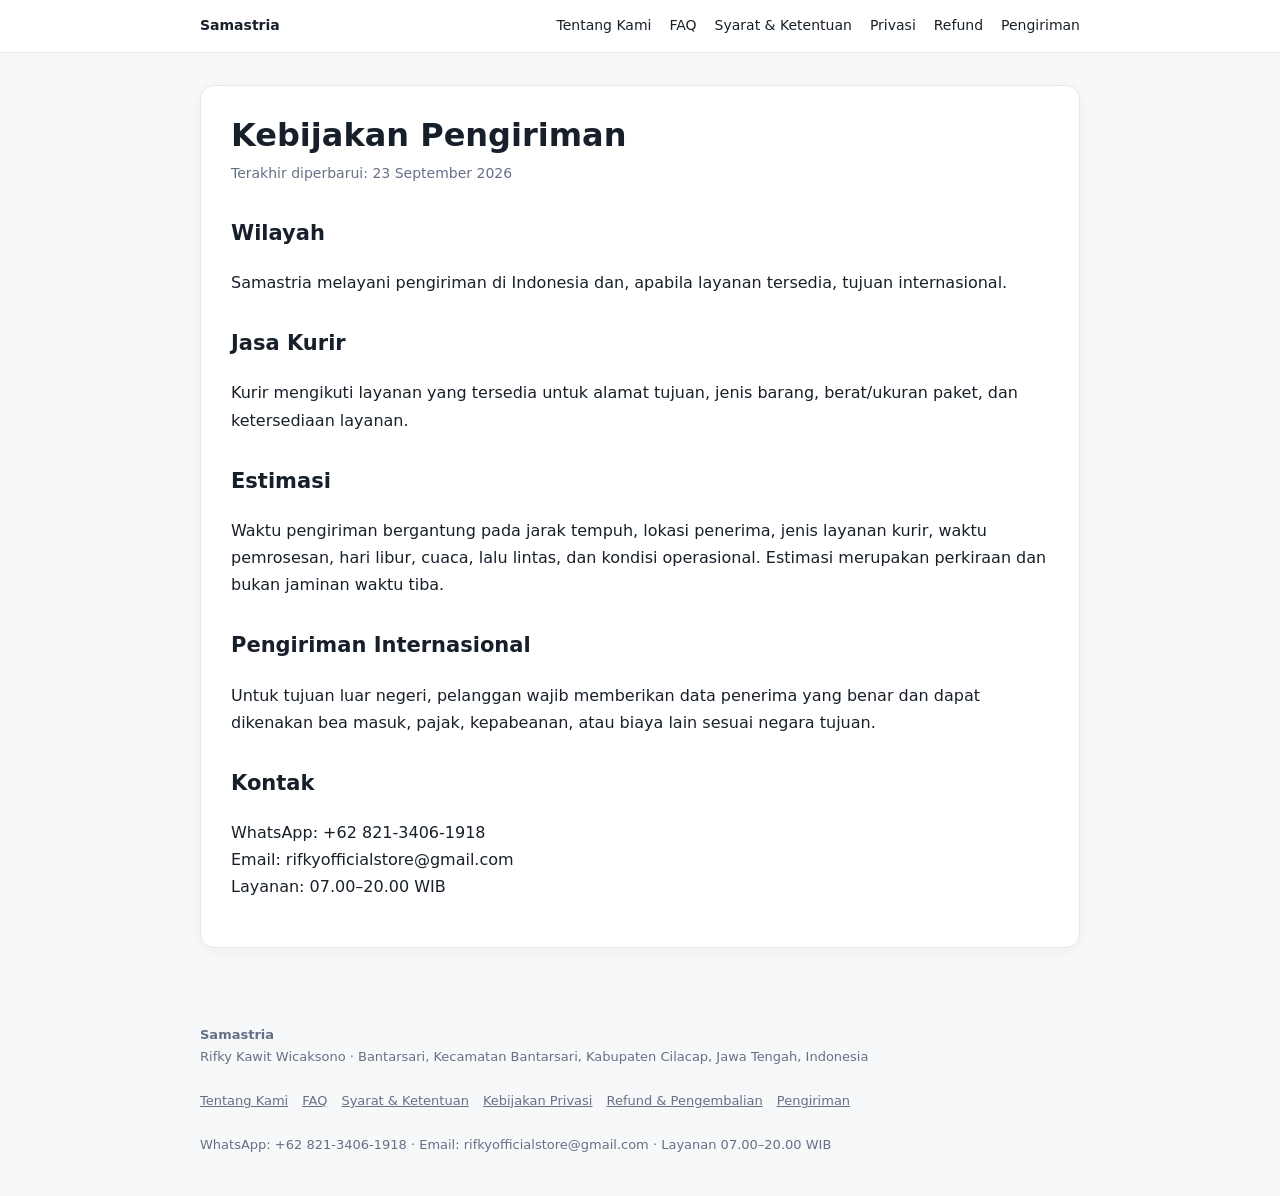
<file: pengiriman.html>
<!doctype html><html lang="id"><head><meta charset="utf-8"><meta name="viewport" content="width=device-width,initial-scale=1"><title>Kebijakan Pengiriman | Samastria</title><meta name="description" content="Kebijakan Pengiriman Samastria. Informasi resmi mengenai layanan, transaksi, pengiriman, privasi, dan kebijakan Samastria."><link rel="stylesheet" href="style.css"></head><body><nav class="nav"><div class="navin">
<a class="brand" href="index.html">Samastria</a>
<a href="tentang-kami.html">Tentang Kami</a><a href="faq.html">FAQ</a>
<a href="syarat-ketentuan.html">Syarat & Ketentuan</a><a href="privasi.html">Privasi</a>
<a href="refund.html">Refund</a><a href="pengiriman.html">Pengiriman</a>
</div></nav><main class="container"><article class="card">
<h1>Kebijakan Pengiriman</h1><div class="meta">Terakhir diperbarui: 23 September 2026</div>
<h2>Wilayah</h2><p>Samastria melayani pengiriman di Indonesia dan, apabila layanan tersedia, tujuan internasional.</p>
<h2>Jasa Kurir</h2><p>Kurir mengikuti layanan yang tersedia untuk alamat tujuan, jenis barang, berat/ukuran paket, dan ketersediaan layanan.</p>
<h2>Estimasi</h2><p>Waktu pengiriman bergantung pada jarak tempuh, lokasi penerima, jenis layanan kurir, waktu pemrosesan, hari libur, cuaca, lalu lintas, dan kondisi operasional. Estimasi merupakan perkiraan dan bukan jaminan waktu tiba.</p>
<h2>Pengiriman Internasional</h2><p>Untuk tujuan luar negeri, pelanggan wajib memberikan data penerima yang benar dan dapat dikenakan bea masuk, pajak, kepabeanan, atau biaya lain sesuai negara tujuan.</p>
<h2>Kontak</h2><p>WhatsApp: +62 821-3406-1918<br>Email: rifkyofficialstore@gmail.com<br>Layanan: 07.00–20.00 WIB</p>
</article></main><footer>
<strong>Samastria</strong><br>Rifky Kawit Wicaksono · Bantarsari, Kecamatan Bantarsari, Kabupaten Cilacap, Jawa Tengah, Indonesia<br><br>
<a href="tentang-kami.html">Tentang Kami</a><a href="faq.html">FAQ</a><a href="syarat-ketentuan.html">Syarat & Ketentuan</a><a href="privasi.html">Kebijakan Privasi</a><a href="refund.html">Refund & Pengembalian</a><a href="pengiriman.html">Pengiriman</a>
<br><br>WhatsApp: +62 821-3406-1918 · Email: rifkyofficialstore@gmail.com · Layanan 07.00–20.00 WIB
</footer></body></html>
</file>
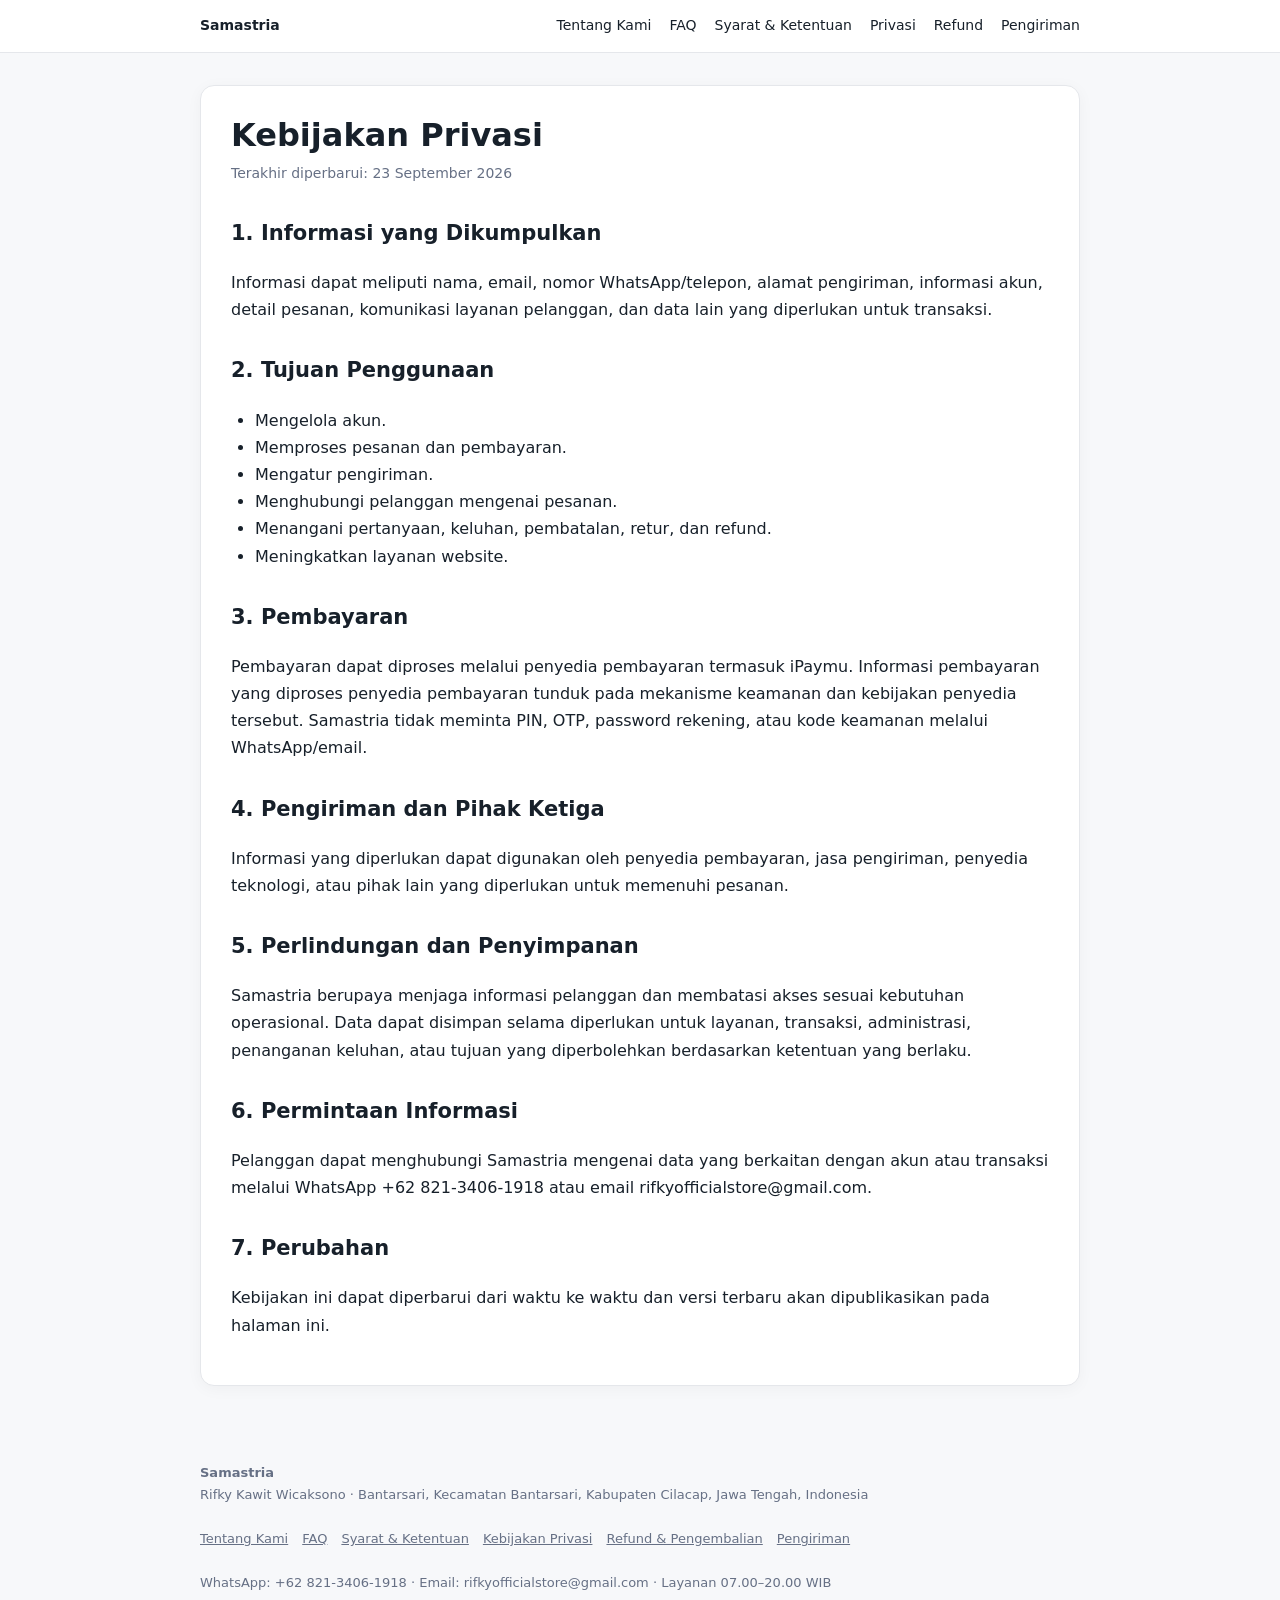
<file: privasi.html>
<!doctype html><html lang="id"><head><meta charset="utf-8"><meta name="viewport" content="width=device-width,initial-scale=1"><title>Kebijakan Privasi | Samastria</title><meta name="description" content="Kebijakan Privasi Samastria. Informasi resmi mengenai layanan, transaksi, pengiriman, privasi, dan kebijakan Samastria."><link rel="stylesheet" href="style.css"></head><body><nav class="nav"><div class="navin">
<a class="brand" href="index.html">Samastria</a>
<a href="tentang-kami.html">Tentang Kami</a><a href="faq.html">FAQ</a>
<a href="syarat-ketentuan.html">Syarat & Ketentuan</a><a href="privasi.html">Privasi</a>
<a href="refund.html">Refund</a><a href="pengiriman.html">Pengiriman</a>
</div></nav><main class="container"><article class="card">
<h1>Kebijakan Privasi</h1><div class="meta">Terakhir diperbarui: 23 September 2026</div>
<h2>1. Informasi yang Dikumpulkan</h2><p>Informasi dapat meliputi nama, email, nomor WhatsApp/telepon, alamat pengiriman, informasi akun, detail pesanan, komunikasi layanan pelanggan, dan data lain yang diperlukan untuk transaksi.</p>
<h2>2. Tujuan Penggunaan</h2><ul><li>Mengelola akun.</li><li>Memproses pesanan dan pembayaran.</li><li>Mengatur pengiriman.</li><li>Menghubungi pelanggan mengenai pesanan.</li><li>Menangani pertanyaan, keluhan, pembatalan, retur, dan refund.</li><li>Meningkatkan layanan website.</li></ul>
<h2>3. Pembayaran</h2><p>Pembayaran dapat diproses melalui penyedia pembayaran termasuk iPaymu. Informasi pembayaran yang diproses penyedia pembayaran tunduk pada mekanisme keamanan dan kebijakan penyedia tersebut. Samastria tidak meminta PIN, OTP, password rekening, atau kode keamanan melalui WhatsApp/email.</p>
<h2>4. Pengiriman dan Pihak Ketiga</h2><p>Informasi yang diperlukan dapat digunakan oleh penyedia pembayaran, jasa pengiriman, penyedia teknologi, atau pihak lain yang diperlukan untuk memenuhi pesanan.</p>
<h2>5. Perlindungan dan Penyimpanan</h2><p>Samastria berupaya menjaga informasi pelanggan dan membatasi akses sesuai kebutuhan operasional. Data dapat disimpan selama diperlukan untuk layanan, transaksi, administrasi, penanganan keluhan, atau tujuan yang diperbolehkan berdasarkan ketentuan yang berlaku.</p>
<h2>6. Permintaan Informasi</h2><p>Pelanggan dapat menghubungi Samastria mengenai data yang berkaitan dengan akun atau transaksi melalui WhatsApp +62 821-3406-1918 atau email rifkyofficialstore@gmail.com.</p>
<h2>7. Perubahan</h2><p>Kebijakan ini dapat diperbarui dari waktu ke waktu dan versi terbaru akan dipublikasikan pada halaman ini.</p>
</article></main><footer>
<strong>Samastria</strong><br>Rifky Kawit Wicaksono · Bantarsari, Kecamatan Bantarsari, Kabupaten Cilacap, Jawa Tengah, Indonesia<br><br>
<a href="tentang-kami.html">Tentang Kami</a><a href="faq.html">FAQ</a><a href="syarat-ketentuan.html">Syarat & Ketentuan</a><a href="privasi.html">Kebijakan Privasi</a><a href="refund.html">Refund & Pengembalian</a><a href="pengiriman.html">Pengiriman</a>
<br><br>WhatsApp: +62 821-3406-1918 · Email: rifkyofficialstore@gmail.com · Layanan 07.00–20.00 WIB
</footer></body></html>
</file>
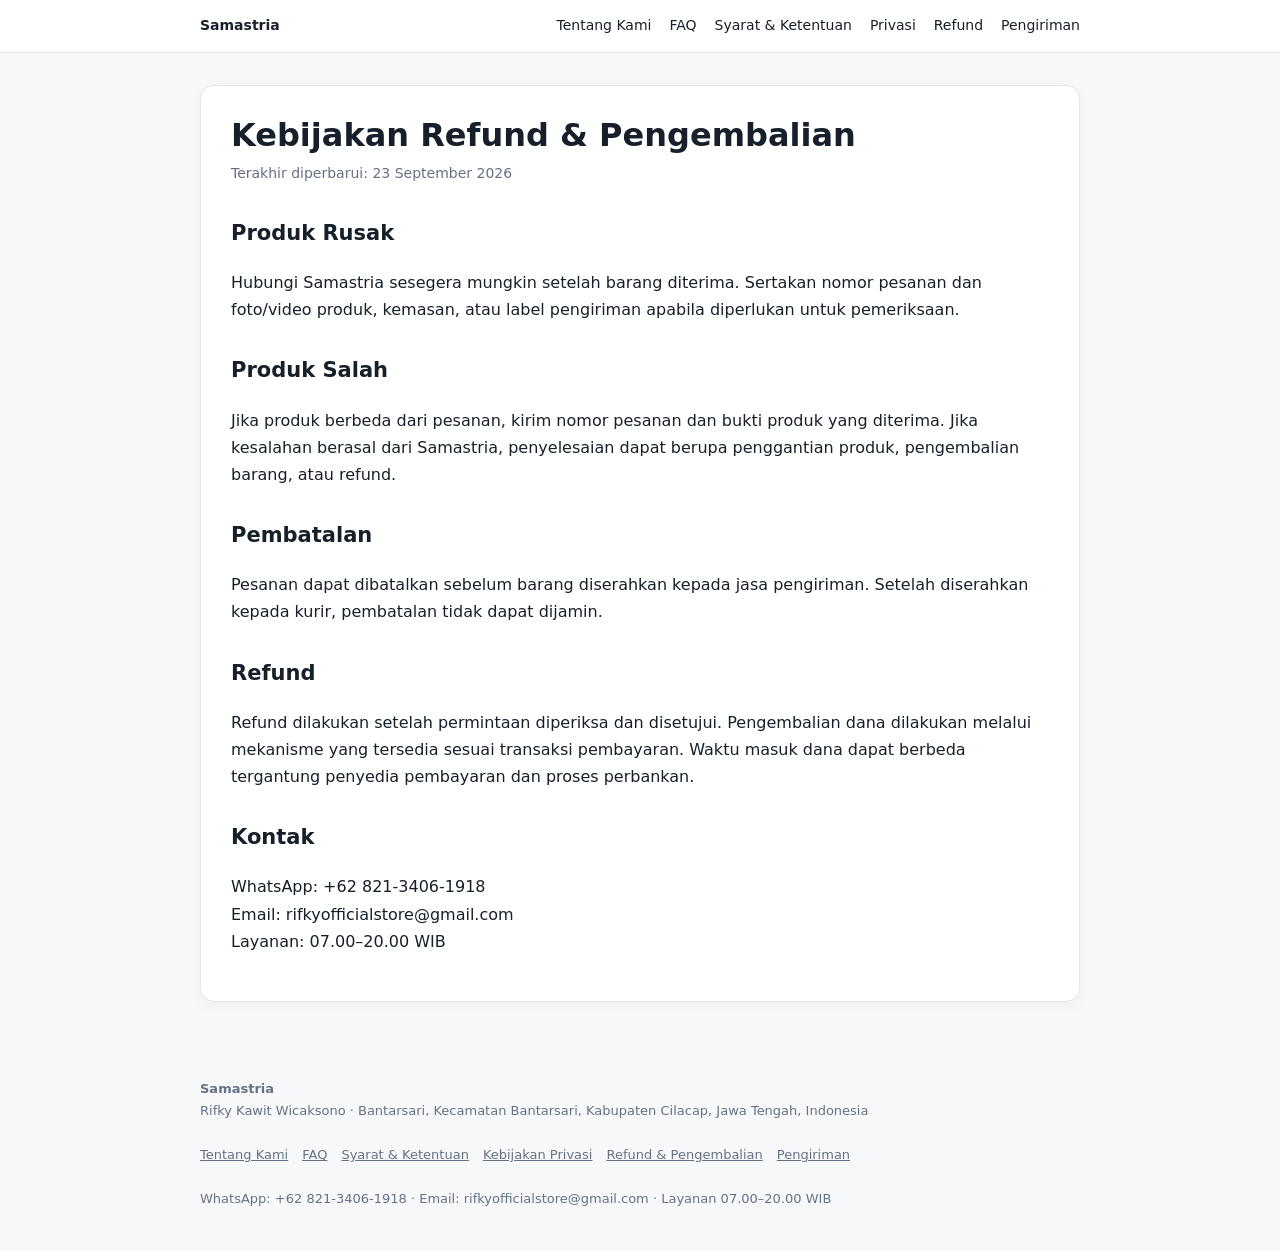
<file: refund.html>
<!doctype html><html lang="id"><head><meta charset="utf-8"><meta name="viewport" content="width=device-width,initial-scale=1"><title>Refund & Pengembalian | Samastria</title><meta name="description" content="Refund & Pengembalian Samastria. Informasi resmi mengenai layanan, transaksi, pengiriman, privasi, dan kebijakan Samastria."><link rel="stylesheet" href="style.css"></head><body><nav class="nav"><div class="navin">
<a class="brand" href="index.html">Samastria</a>
<a href="tentang-kami.html">Tentang Kami</a><a href="faq.html">FAQ</a>
<a href="syarat-ketentuan.html">Syarat & Ketentuan</a><a href="privasi.html">Privasi</a>
<a href="refund.html">Refund</a><a href="pengiriman.html">Pengiriman</a>
</div></nav><main class="container"><article class="card">
<h1>Kebijakan Refund & Pengembalian</h1><div class="meta">Terakhir diperbarui: 23 September 2026</div>
<h2>Produk Rusak</h2><p>Hubungi Samastria sesegera mungkin setelah barang diterima. Sertakan nomor pesanan dan foto/video produk, kemasan, atau label pengiriman apabila diperlukan untuk pemeriksaan.</p>
<h2>Produk Salah</h2><p>Jika produk berbeda dari pesanan, kirim nomor pesanan dan bukti produk yang diterima. Jika kesalahan berasal dari Samastria, penyelesaian dapat berupa penggantian produk, pengembalian barang, atau refund.</p>
<h2>Pembatalan</h2><p>Pesanan dapat dibatalkan sebelum barang diserahkan kepada jasa pengiriman. Setelah diserahkan kepada kurir, pembatalan tidak dapat dijamin.</p>
<h2>Refund</h2><p>Refund dilakukan setelah permintaan diperiksa dan disetujui. Pengembalian dana dilakukan melalui mekanisme yang tersedia sesuai transaksi pembayaran. Waktu masuk dana dapat berbeda tergantung penyedia pembayaran dan proses perbankan.</p>
<h2>Kontak</h2><p>WhatsApp: +62 821-3406-1918<br>Email: rifkyofficialstore@gmail.com<br>Layanan: 07.00–20.00 WIB</p>
</article></main><footer>
<strong>Samastria</strong><br>Rifky Kawit Wicaksono · Bantarsari, Kecamatan Bantarsari, Kabupaten Cilacap, Jawa Tengah, Indonesia<br><br>
<a href="tentang-kami.html">Tentang Kami</a><a href="faq.html">FAQ</a><a href="syarat-ketentuan.html">Syarat & Ketentuan</a><a href="privasi.html">Kebijakan Privasi</a><a href="refund.html">Refund & Pengembalian</a><a href="pengiriman.html">Pengiriman</a>
<br><br>WhatsApp: +62 821-3406-1918 · Email: rifkyofficialstore@gmail.com · Layanan 07.00–20.00 WIB
</footer></body></html>
</file>
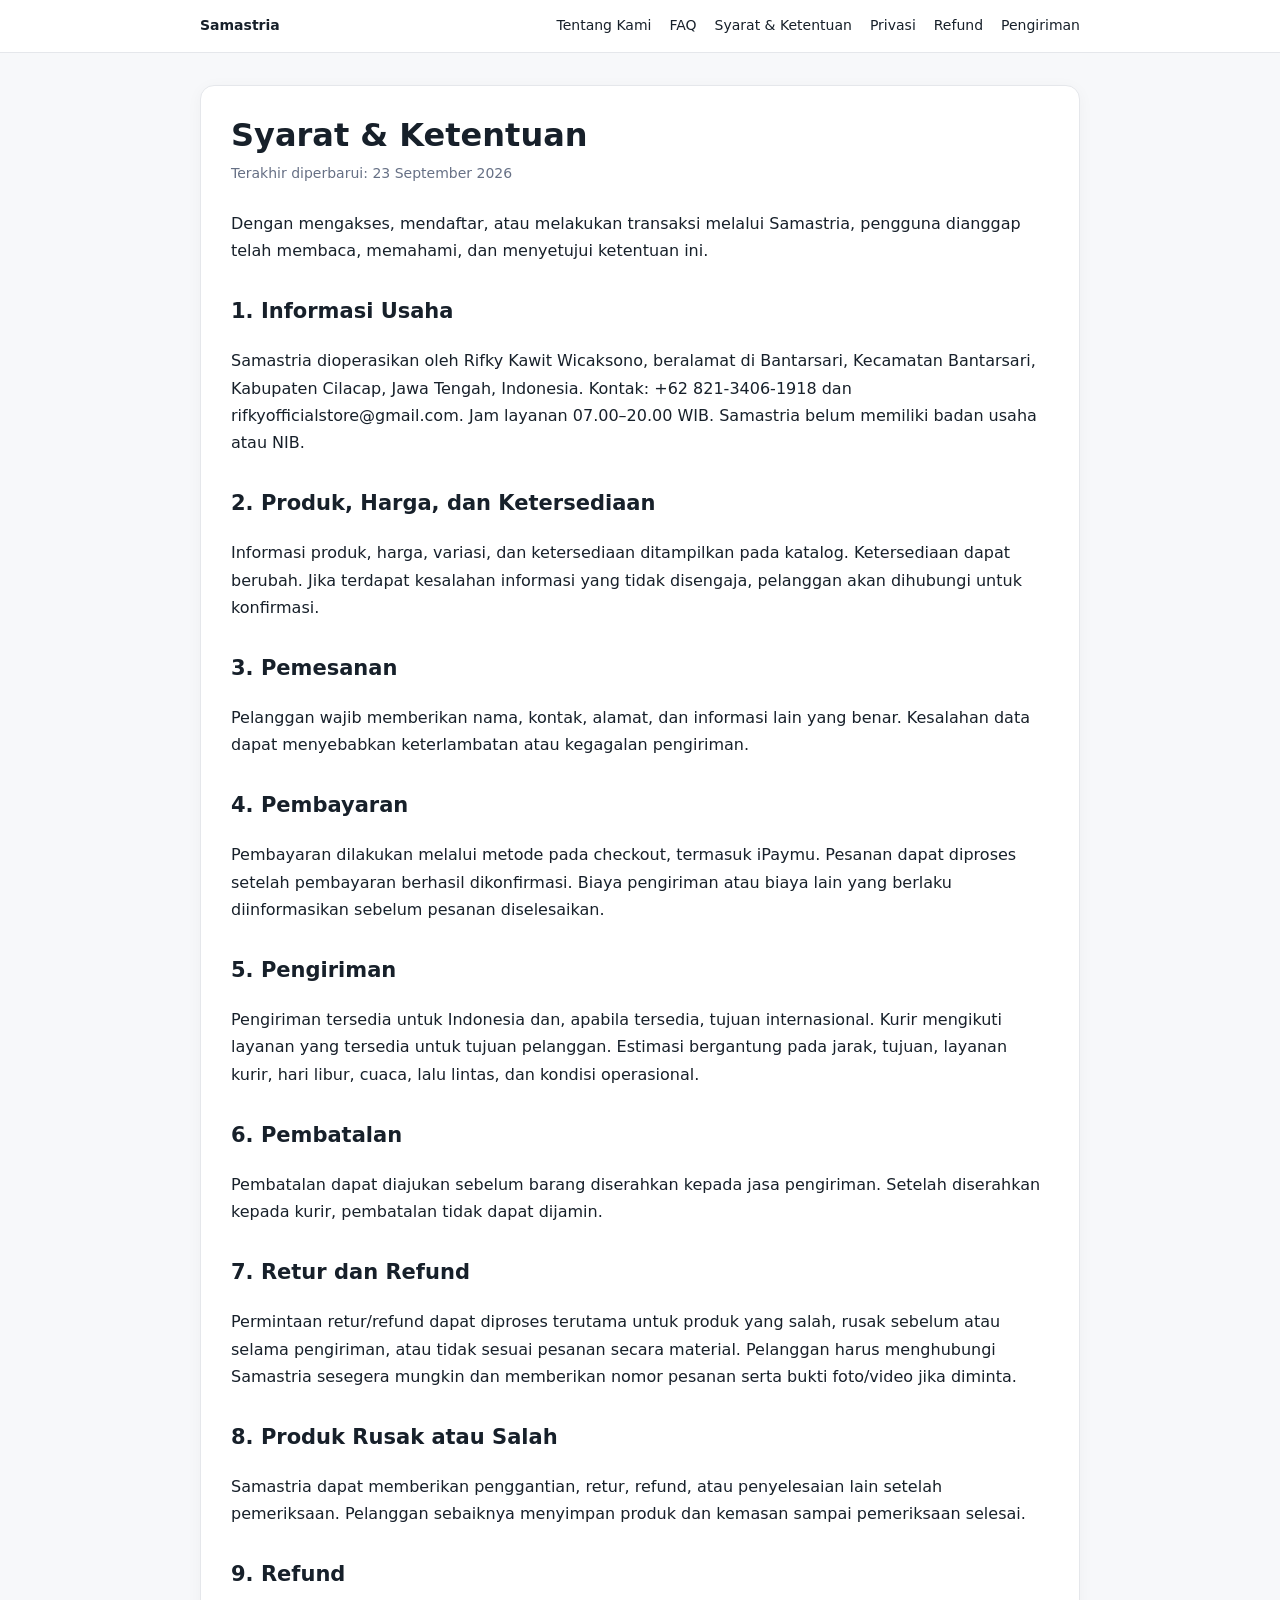
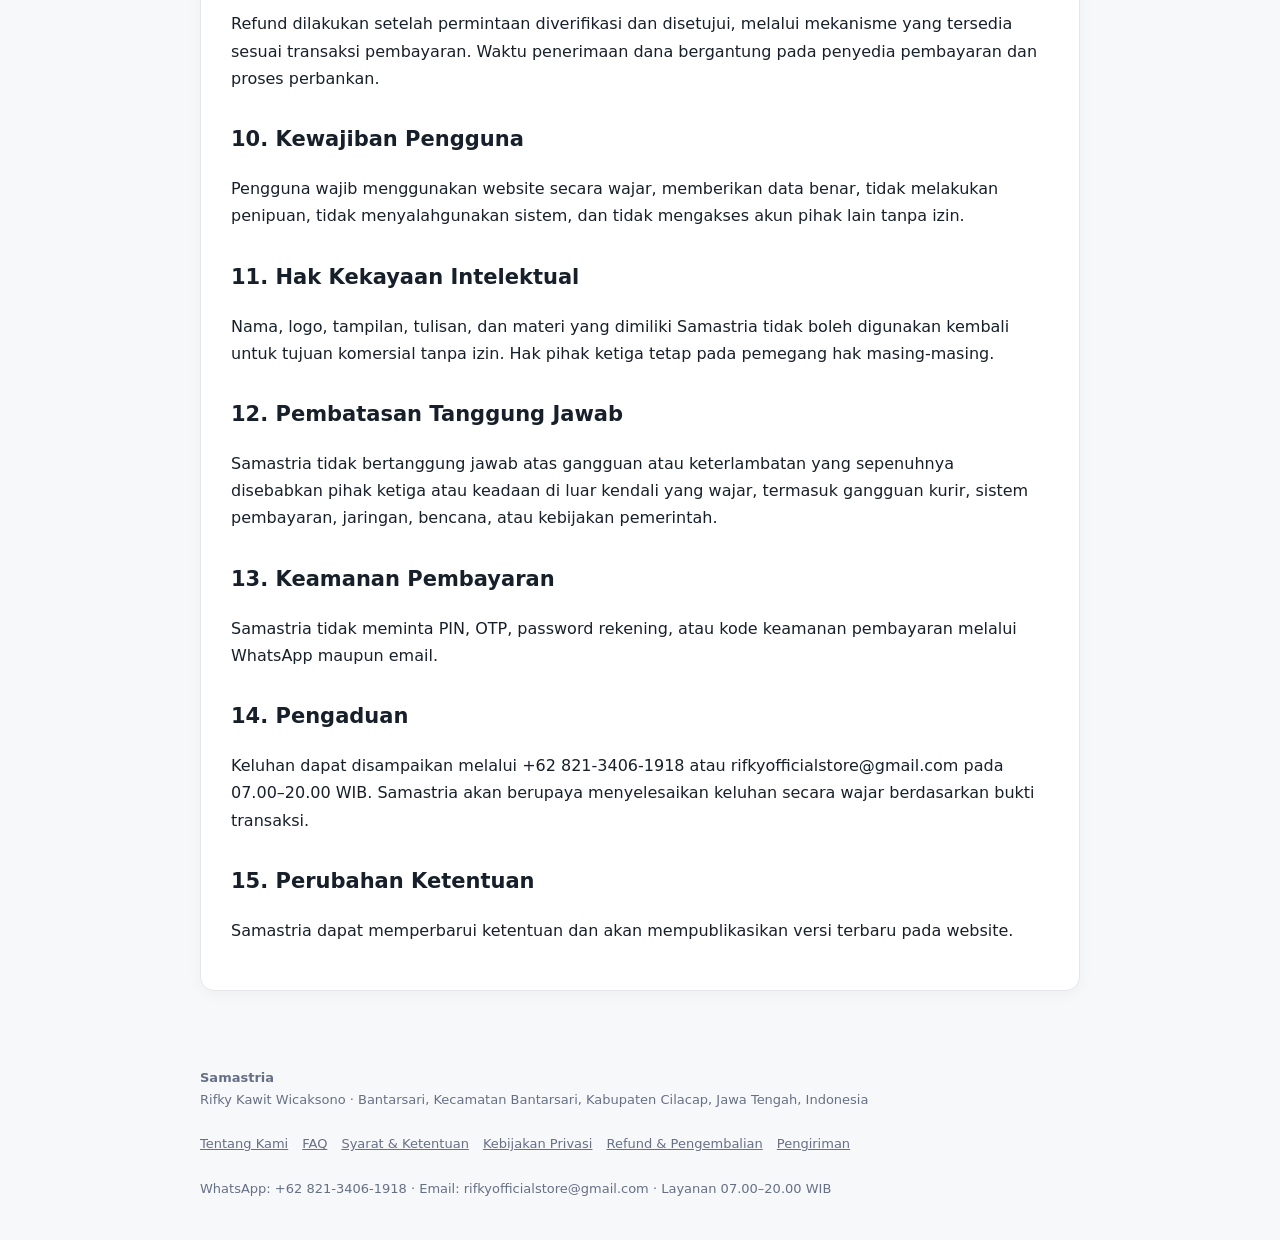
<file: syarat-ketentuan.html>
<!doctype html><html lang="id"><head><meta charset="utf-8"><meta name="viewport" content="width=device-width,initial-scale=1"><title>Syarat & Ketentuan | Samastria</title><meta name="description" content="Syarat & Ketentuan Samastria. Informasi resmi mengenai layanan, transaksi, pengiriman, privasi, dan kebijakan Samastria."><link rel="stylesheet" href="style.css"></head><body><nav class="nav"><div class="navin">
<a class="brand" href="index.html">Samastria</a>
<a href="tentang-kami.html">Tentang Kami</a><a href="faq.html">FAQ</a>
<a href="syarat-ketentuan.html">Syarat & Ketentuan</a><a href="privasi.html">Privasi</a>
<a href="refund.html">Refund</a><a href="pengiriman.html">Pengiriman</a>
</div></nav><main class="container"><article class="card">
<h1>Syarat & Ketentuan</h1><div class="meta">Terakhir diperbarui: 23 September 2026</div>
<p>Dengan mengakses, mendaftar, atau melakukan transaksi melalui Samastria, pengguna dianggap telah membaca, memahami, dan menyetujui ketentuan ini.</p>
<h2>1. Informasi Usaha</h2><p>Samastria dioperasikan oleh Rifky Kawit Wicaksono, beralamat di Bantarsari, Kecamatan Bantarsari, Kabupaten Cilacap, Jawa Tengah, Indonesia. Kontak: +62 821-3406-1918 dan rifkyofficialstore@gmail.com. Jam layanan 07.00–20.00 WIB. Samastria belum memiliki badan usaha atau NIB.</p>
<h2>2. Produk, Harga, dan Ketersediaan</h2><p>Informasi produk, harga, variasi, dan ketersediaan ditampilkan pada katalog. Ketersediaan dapat berubah. Jika terdapat kesalahan informasi yang tidak disengaja, pelanggan akan dihubungi untuk konfirmasi.</p>
<h2>3. Pemesanan</h2><p>Pelanggan wajib memberikan nama, kontak, alamat, dan informasi lain yang benar. Kesalahan data dapat menyebabkan keterlambatan atau kegagalan pengiriman.</p>
<h2>4. Pembayaran</h2><p>Pembayaran dilakukan melalui metode pada checkout, termasuk iPaymu. Pesanan dapat diproses setelah pembayaran berhasil dikonfirmasi. Biaya pengiriman atau biaya lain yang berlaku diinformasikan sebelum pesanan diselesaikan.</p>
<h2>5. Pengiriman</h2><p>Pengiriman tersedia untuk Indonesia dan, apabila tersedia, tujuan internasional. Kurir mengikuti layanan yang tersedia untuk tujuan pelanggan. Estimasi bergantung pada jarak, tujuan, layanan kurir, hari libur, cuaca, lalu lintas, dan kondisi operasional.</p>
<h2>6. Pembatalan</h2><p>Pembatalan dapat diajukan sebelum barang diserahkan kepada jasa pengiriman. Setelah diserahkan kepada kurir, pembatalan tidak dapat dijamin.</p>
<h2>7. Retur dan Refund</h2><p>Permintaan retur/refund dapat diproses terutama untuk produk yang salah, rusak sebelum atau selama pengiriman, atau tidak sesuai pesanan secara material. Pelanggan harus menghubungi Samastria sesegera mungkin dan memberikan nomor pesanan serta bukti foto/video jika diminta.</p>
<h2>8. Produk Rusak atau Salah</h2><p>Samastria dapat memberikan penggantian, retur, refund, atau penyelesaian lain setelah pemeriksaan. Pelanggan sebaiknya menyimpan produk dan kemasan sampai pemeriksaan selesai.</p>
<h2>9. Refund</h2><p>Refund dilakukan setelah permintaan diverifikasi dan disetujui, melalui mekanisme yang tersedia sesuai transaksi pembayaran. Waktu penerimaan dana bergantung pada penyedia pembayaran dan proses perbankan.</p>
<h2>10. Kewajiban Pengguna</h2><p>Pengguna wajib menggunakan website secara wajar, memberikan data benar, tidak melakukan penipuan, tidak menyalahgunakan sistem, dan tidak mengakses akun pihak lain tanpa izin.</p>
<h2>11. Hak Kekayaan Intelektual</h2><p>Nama, logo, tampilan, tulisan, dan materi yang dimiliki Samastria tidak boleh digunakan kembali untuk tujuan komersial tanpa izin. Hak pihak ketiga tetap pada pemegang hak masing-masing.</p>
<h2>12. Pembatasan Tanggung Jawab</h2><p>Samastria tidak bertanggung jawab atas gangguan atau keterlambatan yang sepenuhnya disebabkan pihak ketiga atau keadaan di luar kendali yang wajar, termasuk gangguan kurir, sistem pembayaran, jaringan, bencana, atau kebijakan pemerintah.</p>
<h2>13. Keamanan Pembayaran</h2><p>Samastria tidak meminta PIN, OTP, password rekening, atau kode keamanan pembayaran melalui WhatsApp maupun email.</p>
<h2>14. Pengaduan</h2><p>Keluhan dapat disampaikan melalui +62 821-3406-1918 atau rifkyofficialstore@gmail.com pada 07.00–20.00 WIB. Samastria akan berupaya menyelesaikan keluhan secara wajar berdasarkan bukti transaksi.</p>
<h2>15. Perubahan Ketentuan</h2><p>Samastria dapat memperbarui ketentuan dan akan mempublikasikan versi terbaru pada website.</p>
</article></main><footer>
<strong>Samastria</strong><br>Rifky Kawit Wicaksono · Bantarsari, Kecamatan Bantarsari, Kabupaten Cilacap, Jawa Tengah, Indonesia<br><br>
<a href="tentang-kami.html">Tentang Kami</a><a href="faq.html">FAQ</a><a href="syarat-ketentuan.html">Syarat & Ketentuan</a><a href="privasi.html">Kebijakan Privasi</a><a href="refund.html">Refund & Pengembalian</a><a href="pengiriman.html">Pengiriman</a>
<br><br>WhatsApp: +62 821-3406-1918 · Email: rifkyofficialstore@gmail.com · Layanan 07.00–20.00 WIB
</footer></body></html>
</file>
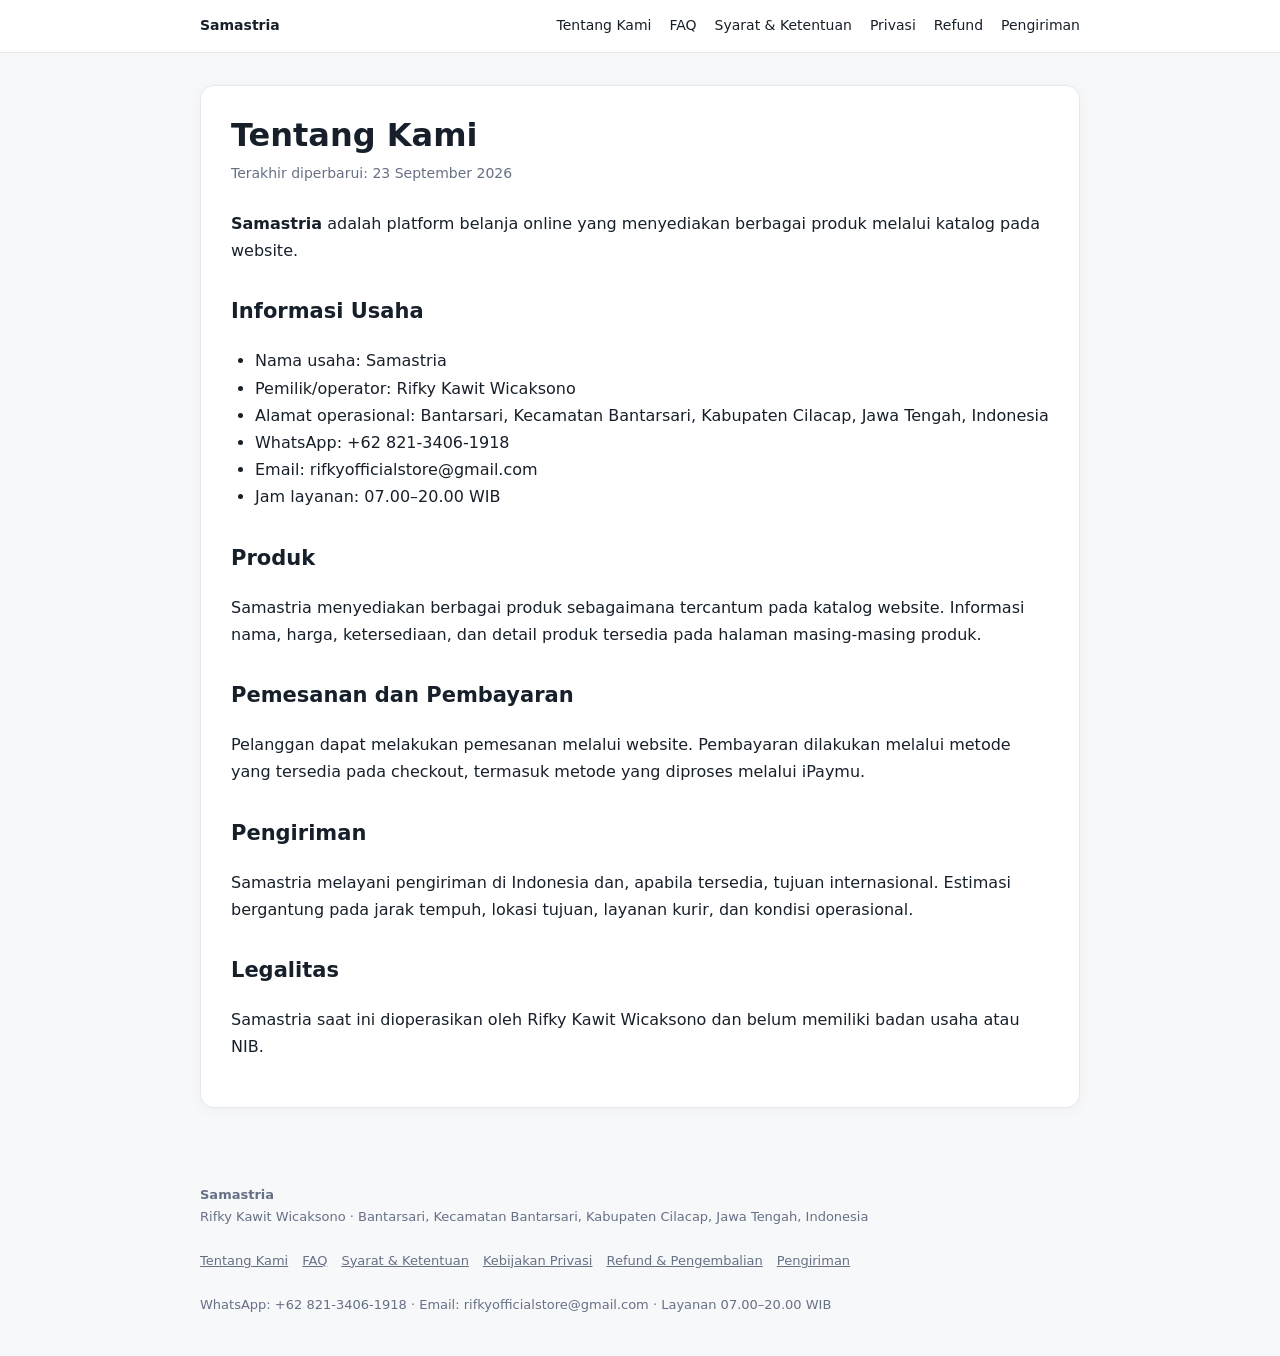
<file: tentang-kami.html>
<!doctype html><html lang="id"><head><meta charset="utf-8"><meta name="viewport" content="width=device-width,initial-scale=1"><title>Tentang Kami | Samastria</title><meta name="description" content="Tentang Kami Samastria. Informasi resmi mengenai layanan, transaksi, pengiriman, privasi, dan kebijakan Samastria."><link rel="stylesheet" href="style.css"></head><body><nav class="nav"><div class="navin">
<a class="brand" href="index.html">Samastria</a>
<a href="tentang-kami.html">Tentang Kami</a><a href="faq.html">FAQ</a>
<a href="syarat-ketentuan.html">Syarat & Ketentuan</a><a href="privasi.html">Privasi</a>
<a href="refund.html">Refund</a><a href="pengiriman.html">Pengiriman</a>
</div></nav><main class="container"><article class="card">
<h1>Tentang Kami</h1><div class="meta">Terakhir diperbarui: 23 September 2026</div>
<p><strong>Samastria</strong> adalah platform belanja online yang menyediakan berbagai produk melalui katalog pada website.</p>
<h2>Informasi Usaha</h2><ul><li>Nama usaha: Samastria</li><li>Pemilik/operator: Rifky Kawit Wicaksono</li><li>Alamat operasional: Bantarsari, Kecamatan Bantarsari, Kabupaten Cilacap, Jawa Tengah, Indonesia</li><li>WhatsApp: +62 821-3406-1918</li><li>Email: rifkyofficialstore@gmail.com</li><li>Jam layanan: 07.00–20.00 WIB</li></ul>
<h2>Produk</h2><p>Samastria menyediakan berbagai produk sebagaimana tercantum pada katalog website. Informasi nama, harga, ketersediaan, dan detail produk tersedia pada halaman masing-masing produk.</p>
<h2>Pemesanan dan Pembayaran</h2><p>Pelanggan dapat melakukan pemesanan melalui website. Pembayaran dilakukan melalui metode yang tersedia pada checkout, termasuk metode yang diproses melalui iPaymu.</p>
<h2>Pengiriman</h2><p>Samastria melayani pengiriman di Indonesia dan, apabila tersedia, tujuan internasional. Estimasi bergantung pada jarak tempuh, lokasi tujuan, layanan kurir, dan kondisi operasional.</p>
<h2>Legalitas</h2><p>Samastria saat ini dioperasikan oleh Rifky Kawit Wicaksono dan belum memiliki badan usaha atau NIB.</p>
</article></main><footer>
<strong>Samastria</strong><br>Rifky Kawit Wicaksono · Bantarsari, Kecamatan Bantarsari, Kabupaten Cilacap, Jawa Tengah, Indonesia<br><br>
<a href="tentang-kami.html">Tentang Kami</a><a href="faq.html">FAQ</a><a href="syarat-ketentuan.html">Syarat & Ketentuan</a><a href="privasi.html">Kebijakan Privasi</a><a href="refund.html">Refund & Pengembalian</a><a href="pengiriman.html">Pengiriman</a>
<br><br>WhatsApp: +62 821-3406-1918 · Email: rifkyofficialstore@gmail.com · Layanan 07.00–20.00 WIB
</footer></body></html>
</file>
<file: style.css>
:root{--bg:#f7f8fa;--card:#fff;--text:#17202a;--muted:#667085;--line:#e5e7eb;--accent:#111827}
*{box-sizing:border-box}body{margin:0;background:var(--bg);color:var(--text);font-family:Inter,system-ui,-apple-system,BlinkMacSystemFont,"Segoe UI",sans-serif;line-height:1.7}
.container{max-width:920px;margin:auto;padding:32px 20px}.nav{background:#fff;border-bottom:1px solid var(--line);position:sticky;top:0;z-index:5}
.navin{max-width:920px;margin:auto;padding:14px 20px;display:flex;gap:18px;align-items:center;flex-wrap:wrap}.brand{font-weight:800;margin-right:auto}.nav a{color:var(--text);text-decoration:none;font-size:14px}.nav a:hover{text-decoration:underline}
.card{background:var(--card);border:1px solid var(--line);border-radius:14px;padding:30px;box-shadow:0 3px 16px rgba(0,0,0,.04)}h1{font-size:32px;line-height:1.2;margin:0 0 8px}h2{font-size:21px;margin-top:30px}h3{font-size:17px;margin-top:22px}.meta{color:var(--muted);font-size:14px;margin-bottom:24px}
footer{max-width:920px;margin:20px auto 0;padding:24px 20px 40px;color:var(--muted);font-size:13px}footer a{color:inherit;margin-right:14px}
ul{padding-left:24px}.contact{background:#f1f5f9;padding:18px;border-radius:10px;margin-top:20px}
@media(max-width:600px){.container{padding:20px 14px}.card{padding:22px}h1{font-size:27px}.navin{gap:10px}.nav a{font-size:13px}}
</file>
